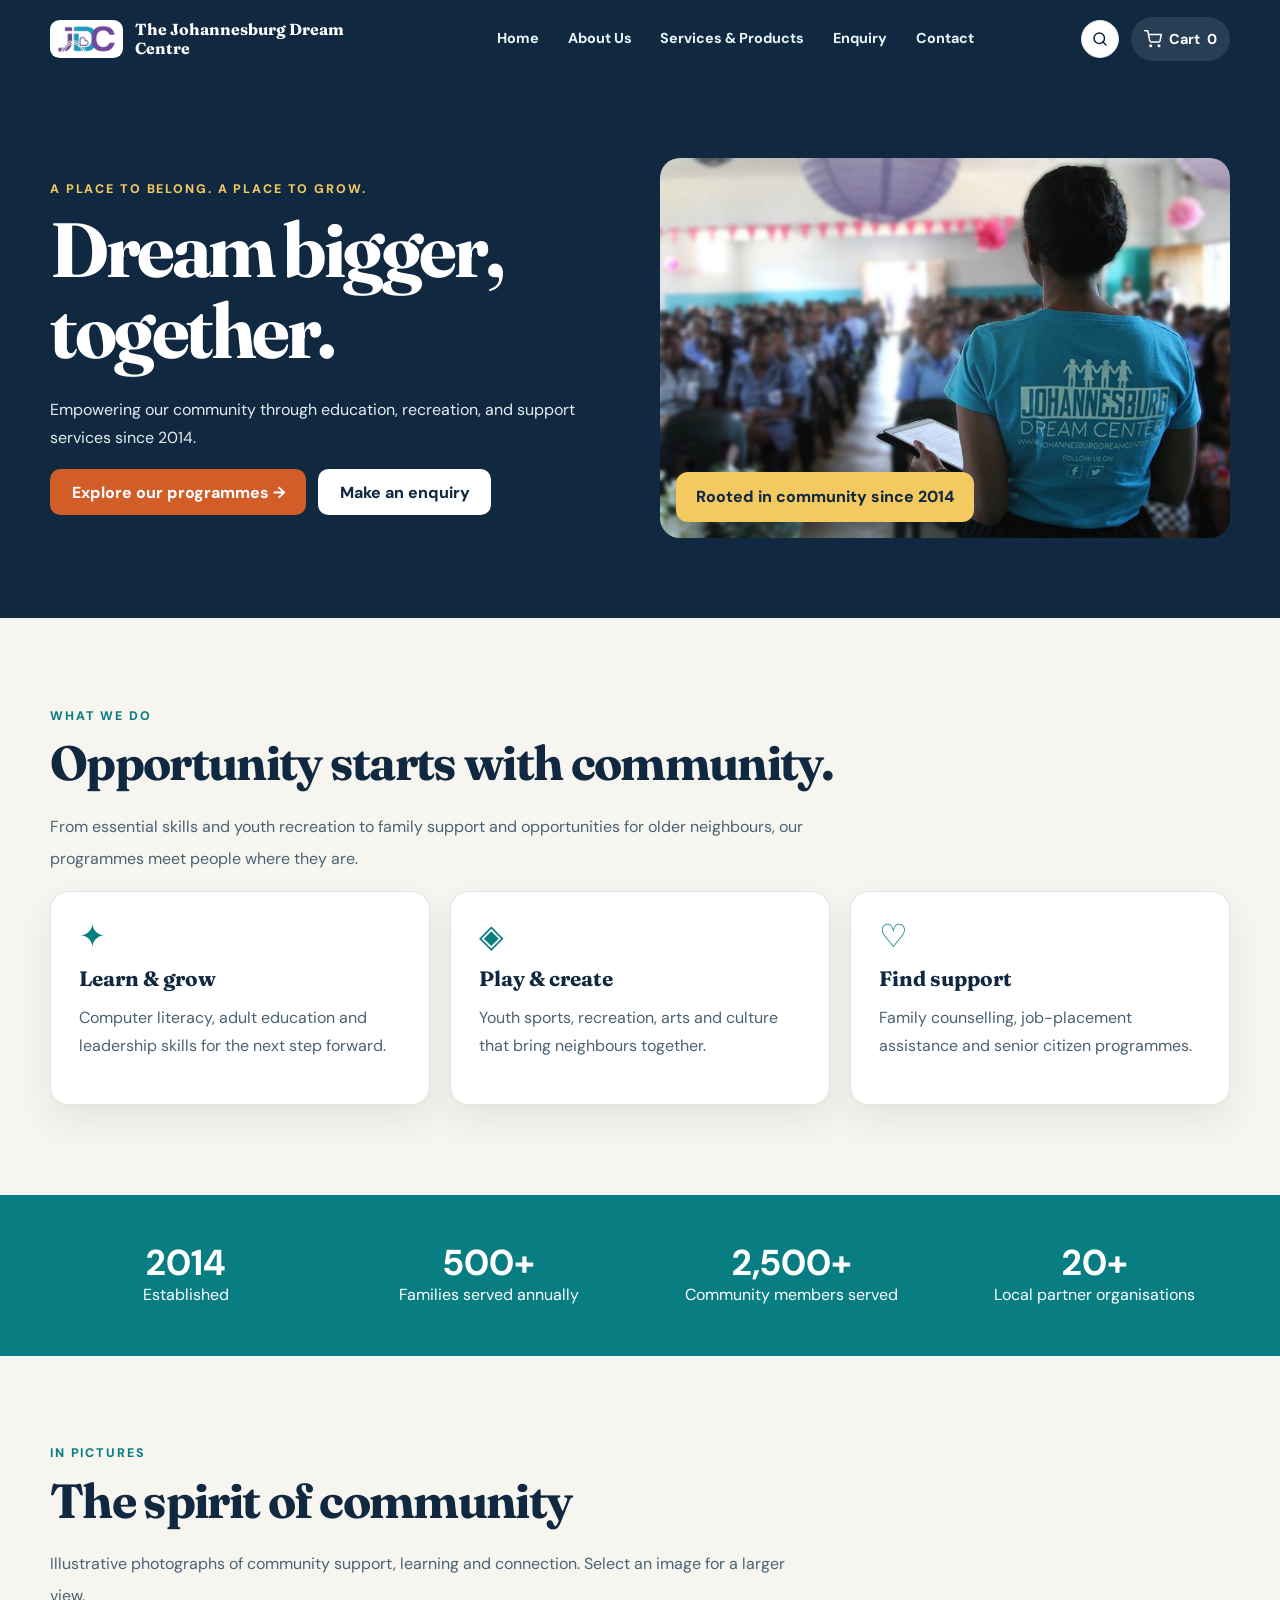
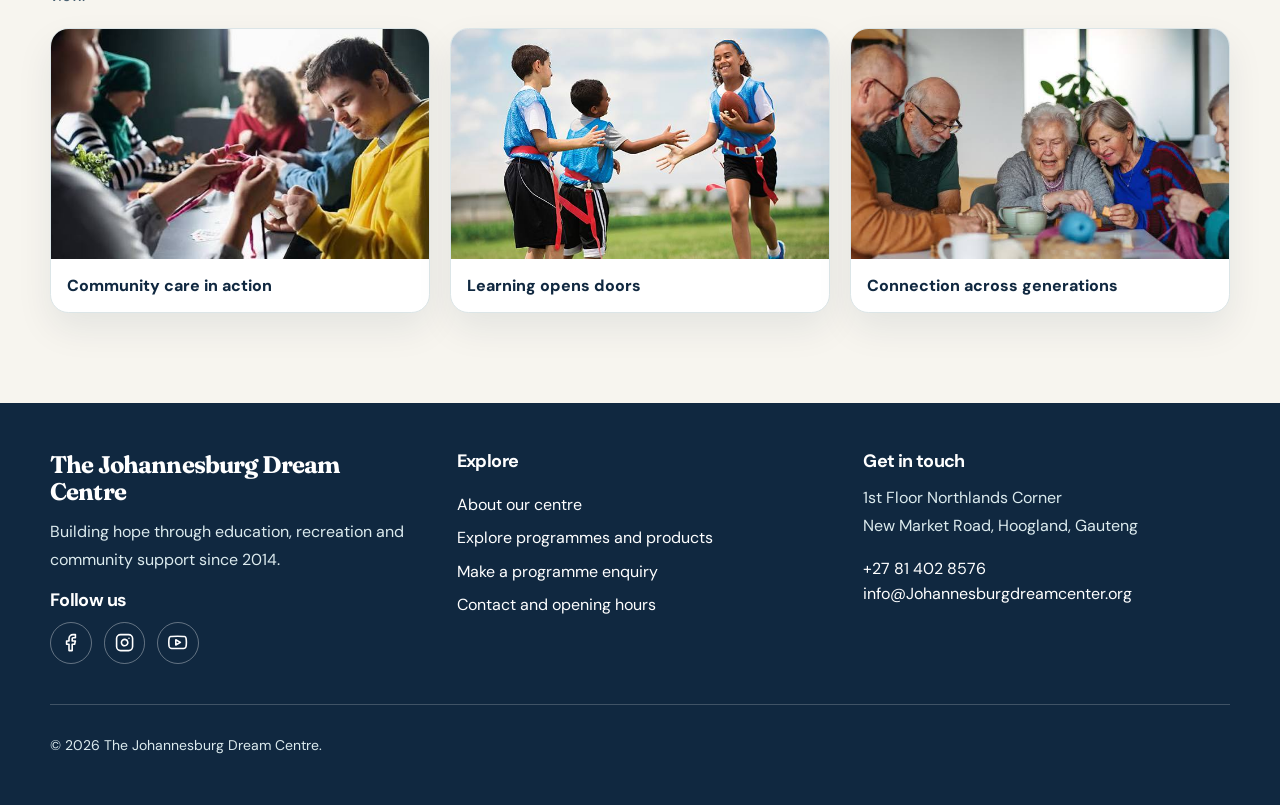
<file: index.html>
<!doctype html>
<html lang="en-ZA">
<!-- Page info: title, description, styles, fonts and scripts -->
<head>
  <meta charset="UTF-8">
  <meta name="viewport" content="width=device-width, initial-scale=1">

  <meta
    name="description"
    content="The Johannesburg Dream Centre empowers communities through education, recreation and support services in Gauteng."
  >

  <meta name="robots" content="index,follow">

  <meta property="og:type" content="website">
  <meta property="og:title" content="The Johannesburg Dream Centre | Home">
  <meta
    property="og:description"
    content="Empowering our community through education, recreation, and support services since 2014."
  >
  <meta property="og:locale" content="en_ZA">
  <meta property="og:site_name" content="The Johannesburg Dream Centre">

  <title>The Johannesburg Dream Centre | Home</title>

  <link rel="preconnect" href="https://fonts.googleapis.com">
  <link rel="preconnect" href="https://fonts.gstatic.com" crossorigin>

  <link
    href="https://fonts.googleapis.com/css2?family=DM+Sans:wght@400;500;600;700;800&family=Fraunces:opsz,wght@9..144,600;9..144,700&display=swap"
    rel="stylesheet"
  >

  <link rel="stylesheet" href="styles/style.css">
  <!-- Shared JavaScript for menu, cart, popups and forms -->
  <script src="scripts/script.js" defer></script>

  <!-- Structured data that helps search engines understand the organisation -->
  <script type="application/ld+json">
  {
    "@context": "https://schema.org",
    "@type": "NGO",
    "name": "The Johannesburg Dream Centre",
    "description": "Community centre providing education, recreation and support services since 2014.",
    "telephone": "+27 81 402 8576",
    "email": "info@Johannesburgdreamcenter.org",
    "address": {
      "@type": "PostalAddress",
      "streetAddress": "1st Floor Northlands Corner, New Market Road",
      "addressLocality": "Hoogland",
      "addressRegion": "Gauteng",
      "addressCountry": "ZA"
    },
    "openingHoursSpecification": [
      {
        "@type": "OpeningHoursSpecification",
        "dayOfWeek": [
          "Monday",
          "Tuesday",
          "Wednesday",
          "Thursday",
          "Friday"
        ],
        "opens": "09:00",
        "closes": "15:00"
      },
      {
        "@type": "OpeningHoursSpecification",
        "dayOfWeek": "Saturday",
        "opens": "08:00",
        "closes": "14:00"
      }
    ],
    "foundingDate": "2014"
  }
  </script>
</head>

<body>
  <a href="#main-content" class="skip-link">Skip to content</a>

  <!-- Page info: title, description, styles, fonts and scripts -->
  <header class="canva-header">
    <div class="shell header-inner">
      <a href="index.html" class="brand-link" aria-label="The Johannesburg Dream Centre, Home">
        <img class="brand-icon" src="images/logo-mark.png" alt="" width="828" height="394">
        <span class="brand-name">The Johannesburg Dream Centre</span>
      </a>

      <!-- Desktop navigation links -->
      <nav id="desktop-nav" aria-label="Main navigation">
        <a class="nav-link" href="index.html">Home</a>
        <a class="nav-link" href="Assets/about.html">About Us</a>
        <a class="nav-link" href="Assets/services.html">Services &amp; Products</a>
        <a class="nav-link" href="Assets/enquiry.html">Enquiry</a>
        <a class="nav-link" href="Assets/contact.html">Contact</a>
      </nav>

      <div class="header-actions">
        <!-- Site search: looks through every page listed in sitemap.xml -->
        <div class="site-search">
          <button id="site-search-toggle" class="site-search-toggle" type="button"
                  aria-expanded="false" aria-controls="site-search-panel"
                  aria-label="Search the site">
            <svg viewBox="0 0 24 24" width="18" height="18" fill="none" stroke="currentColor"
                 stroke-width="2" stroke-linecap="round" stroke-linejoin="round"
                 aria-hidden="true" focusable="false">
              <circle cx="11" cy="11" r="7"></circle>
              <path d="M20 20l-4.35-4.35"></path>
            </svg>
          </button>

          <div id="site-search-panel" class="site-search-panel" hidden>
            <form class="site-search-form" role="search" action="#" autocomplete="off">
              <label for="site-search-input" class="visually-hidden-search">Search the site</label>
              <input id="site-search-input" class="site-search-input" type="search"
                     placeholder="Search..." aria-controls="site-search-results">
              <ul id="site-search-results" class="site-search-results" hidden></ul>
            </form>
          </div>
        </div>

        <span class="cart-display" aria-live="polite">
          <svg class="cart-icon" viewBox="0 0 24 24" width="18" height="18" fill="none" stroke="currentColor" stroke-width="2" stroke-linecap="round" stroke-linejoin="round" aria-hidden="true" focusable="false">
            <circle cx="9" cy="21" r="1"></circle>
            <circle cx="20" cy="21" r="1"></circle>
            <path d="M1 1h4l2.68 13.39a2 2 0 0 0 2 1.61h9.72a2 2 0 0 0 2-1.61L23 6H6"></path>
          </svg>
          Cart <span id="cart-count">0</span>
        </span>


        <button
          id="menu-button"
          class="menu-button"
          type="button"
          aria-label="Open navigation"
          aria-expanded="false"
          aria-controls="mobile-nav"
        >
          ☰
        </button>
      </div>
    </div>

    <!-- Mobile navigation (hidden until the menu button is tapped) -->
    <nav id="mobile-nav" aria-label="Mobile navigation" hidden>
      <a class="nav-link" href="index.html">Home</a>
      <a class="nav-link" href="Assets/about.html">About Us</a>
      <a class="nav-link" href="Assets/services.html">Services &amp; Products</a>
      <a class="nav-link" href="Assets/enquiry.html">Enquiry</a>
      <a class="nav-link" href="Assets/contact.html">Contact</a>
    </nav>
  </header>

  <!-- Main page content -->
  <main id="main-content" tabindex="-1">
    <!-- Section: Dream bigger, together. -->
    <section class="hero-section">
      <div class="shell hero-grid">
        <div class="hero-content">
          <p class="eyebrow hero-kicker">
            A place to belong. A place to grow.
          </p>

          <h1>Dream bigger, together.</h1>

          <p class="hero-message">
            Empowering our community through education, recreation,
            and support services since 2014.
          </p>

          <div class="hero-buttons">
            <a class="action action-primary" href="Assets/services.html">
              Explore our programmes →
            </a>

            <a class="action action-light" href="Assets/enquiry.html">
              Make an enquiry
            </a>
          </div>
        </div>

        <div class="image-frame">
          <img loading="lazy" decoding="async"
            class="hero-img"
            src="images/blurred.jpg"
            width="1280"
            height="900"
            fetchpriority="high"
            alt="Volunteers distributing aid at an outdoor donation centre"
          >

          <div class="image-label">
            Rooted in community since 2014
          </div>
        </div>
      </div>
    </section>

    <!-- Section: Opportunity starts with community. -->
    <section class="section-pad shell">
      <p class="eyebrow">What we do</p>

      <h2>Opportunity starts with community.</h2>

      <p class="section-intro">
        From essential skills and youth recreation to family support
        and opportunities for older neighbours, our programmes meet
        people where they are.
      </p>

      <div class="card-grid three-columns">
        <article class="soft-card p-7">
          <span class="card-icon" aria-hidden="true">✦</span>
          <h3>Learn &amp; grow</h3>
          <p>
            Computer literacy, adult education and leadership skills
            for the next step forward.
          </p>
        </article>

        <article class="soft-card p-7">
          <span class="card-icon" aria-hidden="true">◈</span>
          <h3>Play &amp; create</h3>
          <p>
            Youth sports, recreation, arts and culture that bring
            neighbours together.
          </p>
        </article>

        <article class="soft-card p-7">
          <span class="card-icon" aria-hidden="true">♡</span>
          <h3>Find support</h3>
          <p>
            Family counselling, job-placement assistance and senior
            citizen programmes.
          </p>
        </article>
      </div>
    </section>

    <!-- Page section -->
    <section class="impact-band">
      <div class="shell stats-grid">
        <div>
          <strong>2014</strong>
          <span>Established</span>
        </div>

        <div>
          <strong>500+</strong>
          <span>Families served annually</span>
        </div>

        <div>
          <strong>2,500+</strong>
          <span>Community members served</span>
        </div>

        <div>
          <strong>20+</strong>
          <span>Local partner organisations</span>
        </div>
      </div>
    </section>

    <!-- Section: The spirit of community -->
    <section class="shell section-pad">
      <p class="eyebrow">In pictures</p>

      <h2>The spirit of community</h2>

      <p class="section-intro">
        Illustrative photographs of community support, learning and
        connection. Select an image for a larger view.
      </p>

      <div class="gallery-grid">
        <button
          type="button"
          class="gallery-button soft-card"
          aria-label="Enlarge photograph: Community volunteers sharing supplies"
        >
          <img
            src="images/Community Support Services.jpg"
            width="800"
            height="600"
            loading="lazy"
            alt="Volunteers distributing bottled water and supplies outdoors"
          >
          <span>Community care in action</span>
        </button>

        <button
          type="button"
          class="gallery-button soft-card"
          aria-label="Enlarge photograph: Children participating in a classroom activity"
        >
          <img
            src="images/youth-programs.jpg"
            width="800"
            height="600"
            loading="lazy"
            alt="Children participating in a learning activity in a colourful classroom"
          >
          <span>Learning opens doors</span>
        </button>

        <button
          type="button"
          class="gallery-button soft-card"
          aria-label="Enlarge photograph: Volunteer supporting an older community member"
        >
          <img
            src="images/Senior Citizen Programs.jpg"
            width="800"
            height="600"
            loading="lazy"
            alt="Young volunteer helping an older man with a walker"
          >
          <span>Connection across generations</span>
        </button>
      </div>
    </section>
  </main>

  <!-- Footer: contact details and links -->
  <footer class="site-footer">
    <div class="shell footer-grid">
      <div>
        <h2>The Johannesburg Dream Centre</h2>
        <p>
          Building hope through education, recreation and community
          support since 2014.
        </p>

        <div class="social-links">
          <h2>Follow us</h2>
          <div class="social-icons">
            <a href="https://www.facebook.com/jhbdreamcenter" target="_blank" rel="noopener" aria-label="The Johannesburg Dream Centre on Facebook">
              <svg viewBox="0 0 24 24" fill="none" stroke="currentColor" stroke-width="2" stroke-linecap="round" stroke-linejoin="round" aria-hidden="true"><path d="M18 2h-3a5 5 0 0 0-5 5v3H7v4h3v8h4v-8h3l1-4h-4V7a1 1 0 0 1 1-1h3z"></path></svg>
            </a>
            <a href="https://www.instagram.com/jhb.dream.center" target="_blank" rel="noopener" aria-label="The Johannesburg Dream Centre on Instagram">
              <svg viewBox="0 0 24 24" fill="none" stroke="currentColor" stroke-width="2" stroke-linecap="round" stroke-linejoin="round" aria-hidden="true"><rect x="2" y="2" width="20" height="20" rx="5" ry="5"></rect><path d="M16 11.37A4 4 0 1 1 12.63 8 4 4 0 0 1 16 11.37z"></path><line x1="17.5" y1="6.5" x2="17.51" y2="6.5"></line></svg>
            </a>
            <a href="https://www.youtube.com/@johannesburgdreamcenternpc7560" target="_blank" rel="noopener" aria-label="The Johannesburg Dream Centre on YouTube">
              <svg viewBox="0 0 24 24" fill="none" stroke="currentColor" stroke-width="2" stroke-linecap="round" stroke-linejoin="round" aria-hidden="true"><path d="M22.54 6.42a2.78 2.78 0 0 0-1.94-2C18.88 4 12 4 12 4s-6.88 0-8.6.46a2.78 2.78 0 0 0-1.94 2A29 29 0 0 0 1 11.75a29 29 0 0 0 .46 5.33A2.78 2.78 0 0 0 3.4 19c1.72.46 8.6.46 8.6.46s6.88 0 8.6-.46a2.78 2.78 0 0 0 1.94-2 29 29 0 0 0 .46-5.25 29 29 0 0 0-.46-5.33z"></path><polygon points="9.75 15.02 15.5 11.75 9.75 8.48 9.75 15.02"></polygon></svg>
            </a>
          </div>
        </div>
      </div>

      <nav aria-label="Footer navigation">
        <h2>Explore</h2>
        <a href="Assets/about.html">About our centre</a>
        <a href="Assets/services.html">Explore programmes and products</a>
        <a href="Assets/enquiry.html">Make a programme enquiry</a>
        <a href="Assets/contact.html">Contact and opening hours</a>
      </nav>

      <div>
        <h2>Get in touch</h2>

        <p>
          1st Floor Northlands Corner<br>
          New Market Road, Hoogland, Gauteng
        </p>

        <a href="tel:+27814028576">+27 81 402 8576</a>

        <a href="mailto:info@Johannesburgdreamcenter.org">
          info@Johannesburgdreamcenter.org
        </a>
      </div>
    </div>

    <div class="shell footer-bottom">
      <p class="copyright">
        © <span id="year"></span> The Johannesburg Dream Centre.
      </p>
    </div>
  </footer>

  <button
    id="top-button"
    type="button"
    class="action action-primary"
    aria-label="Back to top"
    hidden
  >
    ↑
  </button>

  <!-- Popup dialog (hidden until opened) -->
  <div id="gallery-dialog" class="dialog-backdrop" hidden>
    <div
      class="dialog-box wide"
      role="dialog"
      aria-modal="true"
      aria-labelledby="gallery-dialog-heading"
      tabindex="-1"
    >
      <div class="dialog-header">
        <h2 id="gallery-dialog-heading">Community gallery</h2>

        <button
          type="button"
          class="dialog-close"
          aria-label="Close image preview"
        >
          ×
        </button>
      </div>

      <figure>
        <img loading="lazy" decoding="async" id="preview-image" class="preview-image" alt="">
        <figcaption id="preview-caption"></figcaption>
      </figure>
    </div>
  </div>
</body>
</html>
</file>
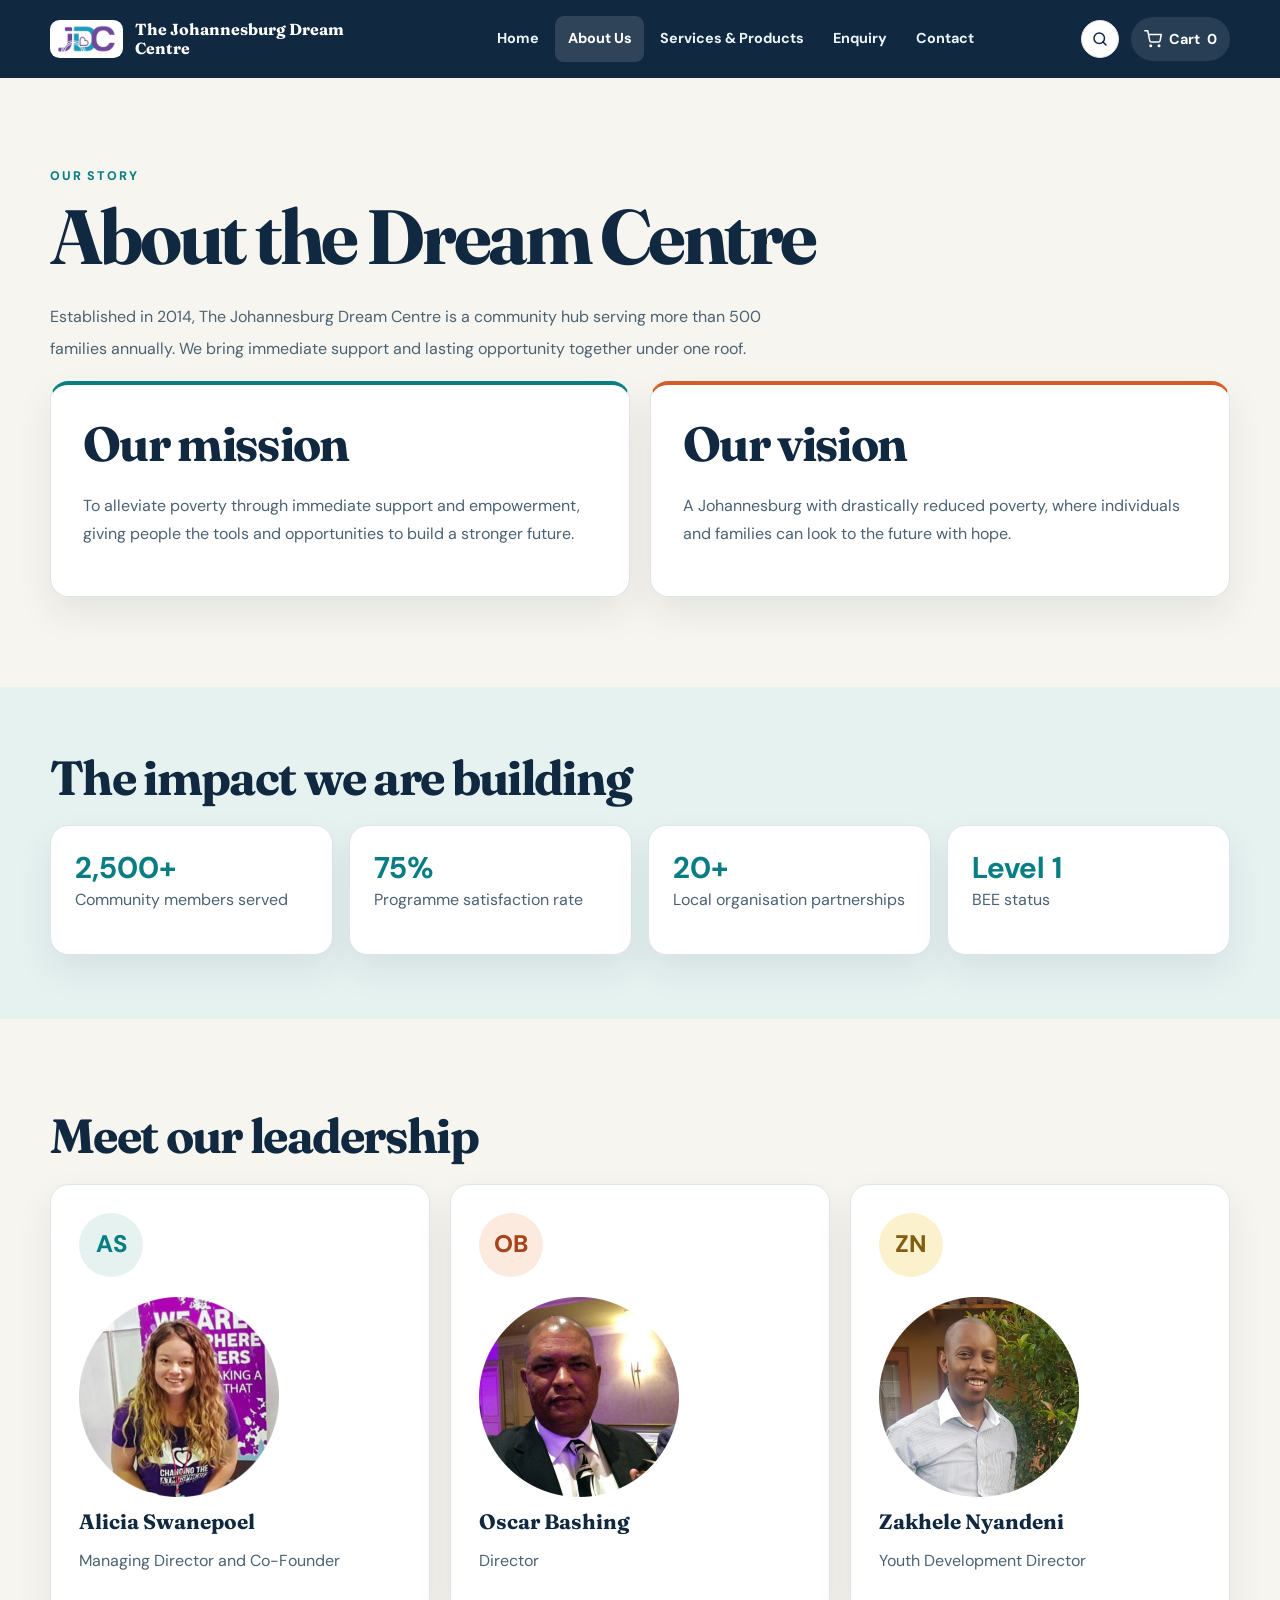
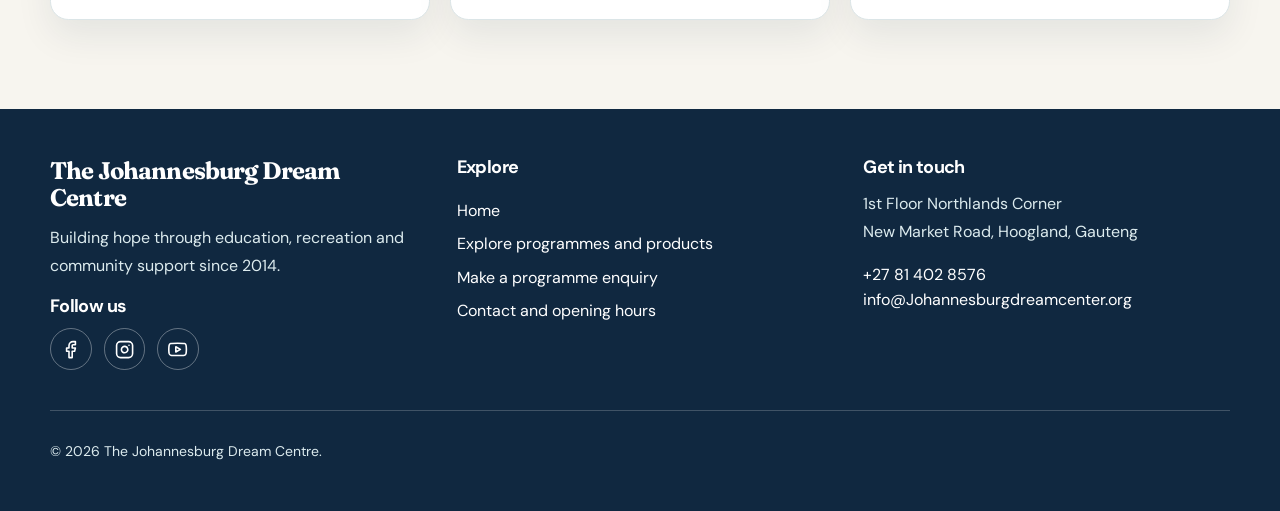
<file: Assets/about.html>
<!doctype html>
<html lang="en-ZA">
<!-- Page info: title, description, styles, fonts and scripts -->
<head>
  <meta charset="UTF-8">
  <meta name="viewport" content="width=device-width, initial-scale=1">

  <meta
    name="description"
    content="Discover The Johannesburg Dream Centre's mission, leadership and community impact since 2014."
  >

  <meta name="robots" content="index,follow">

  <meta property="og:type" content="website">
  <meta property="og:title" content="The Johannesburg Dream Centre | About Us">
  <meta
    property="og:description"
    content="Discover The Johannesburg Dream Centre's mission, leadership and community impact since 2014."
  >
  <meta property="og:locale" content="en_ZA">
  <meta property="og:site_name" content="The Johannesburg Dream Centre">

  <title>The Johannesburg Dream Centre | About Us</title>

  <link rel="preconnect" href="https://fonts.googleapis.com">
  <link rel="preconnect" href="https://fonts.gstatic.com" crossorigin>

  <link
    href="https://fonts.googleapis.com/css2?family=DM+Sans:wght@400;500;600;700;800&family=Fraunces:opsz,wght@9..144,600;9..144,700&display=swap"
    rel="stylesheet"
  >

  <link rel="stylesheet" href="../styles/style.css">
  <!-- Shared JavaScript for menu, cart, popups and forms -->
  <script src="../scripts/script.js" defer></script>
</head>

<body>
  <a href="#main-content" class="skip-link">Skip to content</a>

  <!-- Page info: title, description, styles, fonts and scripts -->
  <header class="canva-header">
    <div class="shell header-inner">
      <a href="../index.html" class="brand-link">
        <img class="brand-icon" src="../images/logo-mark.png" alt="" width="828" height="394">
        <span class="brand-name">The Johannesburg Dream Centre</span>
      </a>

      <!-- Desktop navigation links -->
      <nav id="desktop-nav" aria-label="Main navigation">
        <a class="nav-link" href="../index.html">Home</a>
        <a class="nav-link" href="about.html">About Us</a>
        <a class="nav-link" href="services.html">Services &amp; Products</a>
        <a class="nav-link" href="enquiry.html">Enquiry</a>
        <a class="nav-link" href="contact.html">Contact</a>
      </nav>

      <div class="header-actions">
        <!-- Site search: looks through every page listed in sitemap.xml -->
        <div class="site-search">
          <button id="site-search-toggle" class="site-search-toggle" type="button"
                  aria-expanded="false" aria-controls="site-search-panel"
                  aria-label="Search the site">
            <svg viewBox="0 0 24 24" width="18" height="18" fill="none" stroke="currentColor"
                 stroke-width="2" stroke-linecap="round" stroke-linejoin="round"
                 aria-hidden="true" focusable="false">
              <circle cx="11" cy="11" r="7"></circle>
              <path d="M20 20l-4.35-4.35"></path>
            </svg>
          </button>

          <div id="site-search-panel" class="site-search-panel" hidden>
            <form class="site-search-form" role="search" action="#" autocomplete="off">
              <label for="site-search-input" class="visually-hidden-search">Search the site</label>
              <input id="site-search-input" class="site-search-input" type="search"
                     placeholder="Search..." aria-controls="site-search-results">
              <ul id="site-search-results" class="site-search-results" hidden></ul>
            </form>
          </div>
        </div>

        <span class="cart-display">
          <svg class="cart-icon" viewBox="0 0 24 24" width="18" height="18" fill="none" stroke="currentColor" stroke-width="2" stroke-linecap="round" stroke-linejoin="round" aria-hidden="true" focusable="false">
            <circle cx="9" cy="21" r="1"></circle>
            <circle cx="20" cy="21" r="1"></circle>
            <path d="M1 1h4l2.68 13.39a2 2 0 0 0 2 1.61h9.72a2 2 0 0 0 2-1.61L23 6H6"></path>
          </svg>
          Cart <span id="cart-count">0</span>
        </span>


        <button
          id="menu-button"
          class="menu-button"
          type="button"
          aria-label="Open navigation"
          aria-expanded="false"
          aria-controls="mobile-nav"
        >
          ☰
        </button>
      </div>
    </div>

    <!-- Mobile navigation (hidden until the menu button is tapped) -->
    <nav id="mobile-nav" aria-label="Mobile navigation" hidden>
      <a class="nav-link" href="../index.html">Home</a>
      <a class="nav-link" href="about.html">About Us</a>
      <a class="nav-link" href="services.html">Services &amp; Products</a>
      <a class="nav-link" href="enquiry.html">Enquiry</a>
      <a class="nav-link" href="contact.html">Contact</a>
    </nav>
  </header>

  <!-- Main page content -->
  <main id="main-content" tabindex="-1">
    <!-- Section: About the Dream Centre -->
    <section class="shell section-pad">
      <p class="eyebrow">Our story</p>

      <h1>About the Dream Centre</h1>

      <p class="section-intro">
        Established in 2014, The Johannesburg Dream Centre is a
        community hub serving more than 500 families annually. We bring
        immediate support and lasting opportunity together under one roof.
      </p>

      <div class="card-grid two-columns">
        <article class="soft-card accent-teal p-8">
          <h2>Our mission</h2>

          <p>
            To alleviate poverty through immediate support and empowerment,
            giving people the tools and opportunities to build a stronger
            future.
          </p>
        </article>

        <article class="soft-card accent-orange p-8">
          <h2>Our vision</h2>

          <p>
            A Johannesburg with drastically reduced poverty, where
            individuals and families can look to the future with hope.
          </p>
        </article>
      </div>
    </section>

    <!-- Section: The impact we are building -->
    <section class="impact-light">
      <div class="shell">
        <h2>The impact we are building</h2>

        <div class="stats-card-grid">
          <div class="soft-card">
            <strong>2,500+</strong>
            <p>Community members served</p>
          </div>

          <div class="soft-card">
            <strong>75%</strong>
            <p>Programme satisfaction rate</p>
          </div>

          <div class="soft-card">
            <strong>20+</strong>
            <p>Local organisation partnerships</p>
          </div>

          <div class="soft-card">
            <strong>Level 1</strong>
            <p>BEE status</p>
          </div>
        </div>
      </div>
    </section>

    <!-- Section: Meet our leadership -->
    <section class="shell section-pad">
      <h2>Meet our leadership</h2>

      <div class="card-grid three-columns">
        <article class="soft-card p-7">
          <div class="avatar avatar-teal" aria-hidden="true">AS</div>
          <img loading="lazy" decoding="async" src="../images/Alicia.png">
          <h3>Alicia Swanepoel</h3>
          <p>Managing Director and Co-Founder</p>
        </article>

        <article class="soft-card p-7">
          <div class="avatar avatar-orange" aria-hidden="true">OB</div>
          <img loading="lazy" decoding="async" src="../images/oscar.png">
          <h3>Oscar Bashing</h3>
          <p>Director</p>
        </article>

        <article class="soft-card p-7">
          <div class="avatar avatar-yellow" aria-hidden="true">ZN</div>
          <img loading="lazy" decoding="async" src="../images/zakhele.png">
          <h3>Zakhele Nyandeni</h3>
          <p>Youth Development Director</p>
        </article>
      </div>
    </section>
  </main>

  <!-- Footer: contact details and links -->
  <footer class="site-footer">
    <div class="shell footer-grid">
      <div>
        <h2>The Johannesburg Dream Centre</h2>
        <p>
          Building hope through education, recreation and community
          support since 2014.
        </p>

        <div class="social-links">
          <h2>Follow us</h2>
          <div class="social-icons">
            <a href="https://www.facebook.com/jhbdreamcenter" target="_blank" rel="noopener" aria-label="The Johannesburg Dream Centre on Facebook">
              <svg viewBox="0 0 24 24" fill="none" stroke="currentColor" stroke-width="2" stroke-linecap="round" stroke-linejoin="round" aria-hidden="true"><path d="M18 2h-3a5 5 0 0 0-5 5v3H7v4h3v8h4v-8h3l1-4h-4V7a1 1 0 0 1 1-1h3z"></path></svg>
            </a>
            <a href="https://www.instagram.com/jhb.dream.center" target="_blank" rel="noopener" aria-label="The Johannesburg Dream Centre on Instagram">
              <svg viewBox="0 0 24 24" fill="none" stroke="currentColor" stroke-width="2" stroke-linecap="round" stroke-linejoin="round" aria-hidden="true"><rect x="2" y="2" width="20" height="20" rx="5" ry="5"></rect><path d="M16 11.37A4 4 0 1 1 12.63 8 4 4 0 0 1 16 11.37z"></path><line x1="17.5" y1="6.5" x2="17.51" y2="6.5"></line></svg>
            </a>
            <a href="https://www.youtube.com/@johannesburgdreamcenternpc7560" target="_blank" rel="noopener" aria-label="The Johannesburg Dream Centre on YouTube">
              <svg viewBox="0 0 24 24" fill="none" stroke="currentColor" stroke-width="2" stroke-linecap="round" stroke-linejoin="round" aria-hidden="true"><path d="M22.54 6.42a2.78 2.78 0 0 0-1.94-2C18.88 4 12 4 12 4s-6.88 0-8.6.46a2.78 2.78 0 0 0-1.94 2A29 29 0 0 0 1 11.75a29 29 0 0 0 .46 5.33A2.78 2.78 0 0 0 3.4 19c1.72.46 8.6.46 8.6.46s6.88 0 8.6-.46a2.78 2.78 0 0 0 1.94-2 29 29 0 0 0 .46-5.25 29 29 0 0 0-.46-5.33z"></path><polygon points="9.75 15.02 15.5 11.75 9.75 8.48 9.75 15.02"></polygon></svg>
            </a>
          </div>
        </div>
      </div>

      <nav aria-label="Footer navigation">
        <h2>Explore</h2>
        <a href="../index.html">Home</a>
        <a href="services.html">Explore programmes and products</a>
        <a href="enquiry.html">Make a programme enquiry</a>
        <a href="contact.html">Contact and opening hours</a>
      </nav>

      <div>
        <h2>Get in touch</h2>

        <p>
          1st Floor Northlands Corner<br>
          New Market Road, Hoogland, Gauteng
        </p>

        <a href="tel:+27814028576">+27 81 402 8576</a>

        <a href="mailto:info@Johannesburgdreamcenter.org">
          info@Johannesburgdreamcenter.org
        </a>
      </div>
    </div>

    <div class="shell footer-bottom">
      <p class="copyright">
        © <span id="year"></span> The Johannesburg Dream Centre.
      </p>
    </div>
  </footer>

  <button
    id="top-button"
    type="button"
    class="action action-primary"
    aria-label="Back to top"
    hidden
  >
    ↑
  </button>
</body>
</html>
</file>
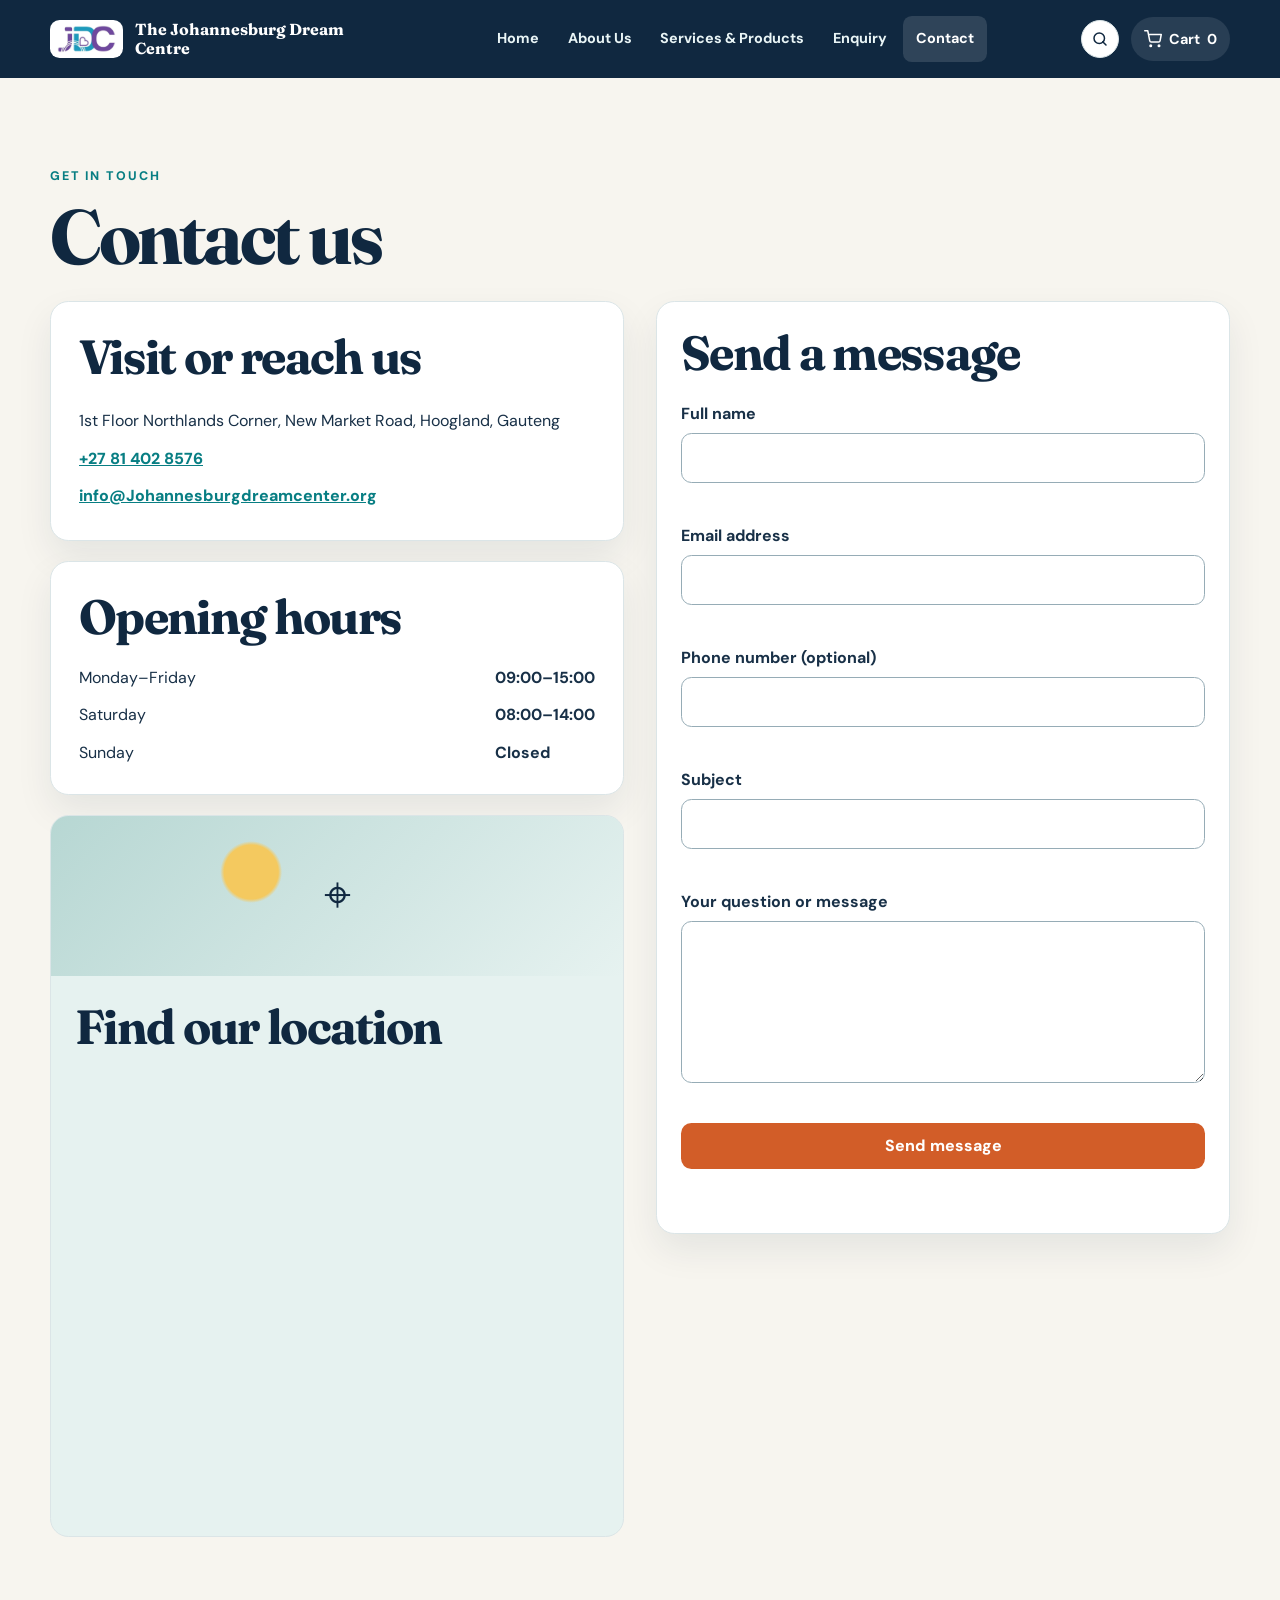
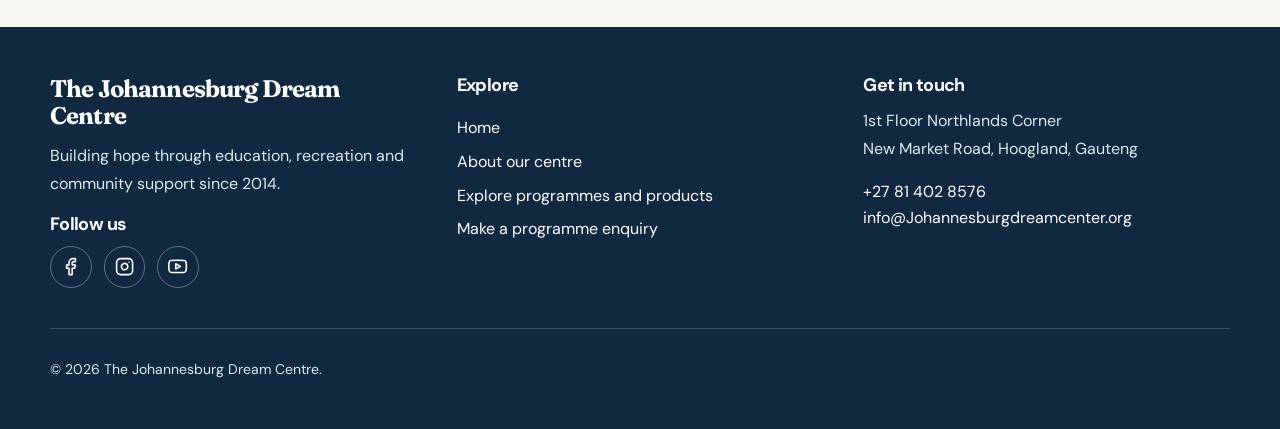
<file: Assets/contact.html>
<!doctype html>
<html lang="en-ZA">
<!-- Page info: title, description, styles, fonts and scripts -->
<head>
  <meta charset="UTF-8">
  <meta name="viewport" content="width=device-width, initial-scale=1">

  <meta
    name="description"
    content="Find The Johannesburg Dream Centre's contact details, opening hours and location in Gauteng."
  >

  <meta name="robots" content="index,follow">

  <meta property="og:type" content="website">
  <meta name="twitter:card" content="summary_large_image">
  <meta property="og:title" content="The Johannesburg Dream Centre | Contact">
  <meta
    property="og:description"
    content="Find The Johannesburg Dream Centre's contact details, opening hours and location in Gauteng."
  >
  <meta property="og:locale" content="en_ZA">
  <meta property="og:site_name" content="The Johannesburg Dream Centre">

  <title>The Johannesburg Dream Centre | Contact</title>

  <link rel="preconnect" href="https://fonts.googleapis.com">
  <link rel="preconnect" href="https://fonts.gstatic.com" crossorigin>

  <link
    href="https://fonts.googleapis.com/css2?family=DM+Sans:wght@400;500;600;700;800&family=Fraunces:opsz,wght@9..144,600;9..144,700&display=swap"
    rel="stylesheet"
  >

  <link rel="stylesheet" href="../styles/style.css">
  <!-- Shared JavaScript for menu, cart, popups and forms -->
  <script src="../scripts/script.js" defer></script>
</head>

<body>
  <a href="#main-content" class="skip-link">Skip to content</a>

  <!-- Page info: title, description, styles, fonts and scripts -->
  <header class="canva-header">
    <div class="shell header-inner">
      <a href="../index.html" class="brand-link">
        <img class="brand-icon" src="../images/logo-mark.png" alt="" width="828" height="394">
        <span class="brand-name">The Johannesburg Dream Centre</span>
      </a>

      <!-- Desktop navigation links -->
      <nav id="desktop-nav" aria-label="Main navigation">
        <a class="nav-link" href="../index.html">Home</a>
        <a class="nav-link" href="about.html">About Us</a>
        <a class="nav-link" href="services.html">Services &amp; Products</a>
        <a class="nav-link" href="enquiry.html">Enquiry</a>
        <a class="nav-link" href="contact.html">Contact</a>
      </nav>

      <div class="header-actions">
        <!-- Site search: looks through every page listed in sitemap.xml -->
        <div class="site-search">
          <button id="site-search-toggle" class="site-search-toggle" type="button"
                  aria-expanded="false" aria-controls="site-search-panel"
                  aria-label="Search the site">
            <svg viewBox="0 0 24 24" width="18" height="18" fill="none" stroke="currentColor"
                 stroke-width="2" stroke-linecap="round" stroke-linejoin="round"
                 aria-hidden="true" focusable="false">
              <circle cx="11" cy="11" r="7"></circle>
              <path d="M20 20l-4.35-4.35"></path>
            </svg>
          </button>

          <div id="site-search-panel" class="site-search-panel" hidden>
            <form class="site-search-form" role="search" action="#" autocomplete="off">
              <label for="site-search-input" class="visually-hidden-search">Search the site</label>
              <input id="site-search-input" class="site-search-input" type="search"
                     placeholder="Search..." aria-controls="site-search-results">
              <ul id="site-search-results" class="site-search-results" hidden></ul>
            </form>
          </div>
        </div>

        <span class="cart-display">
          <svg class="cart-icon" viewBox="0 0 24 24" width="18" height="18" fill="none" stroke="currentColor" stroke-width="2" stroke-linecap="round" stroke-linejoin="round" aria-hidden="true" focusable="false">
            <circle cx="9" cy="21" r="1"></circle>
            <circle cx="20" cy="21" r="1"></circle>
            <path d="M1 1h4l2.68 13.39a2 2 0 0 0 2 1.61h9.72a2 2 0 0 0 2-1.61L23 6H6"></path>
          </svg>
          Cart <span id="cart-count">0</span>
        </span>


        <button
          id="menu-button"
          class="menu-button"
          type="button"
          aria-label="Open navigation"
          aria-expanded="false"
          aria-controls="mobile-nav"
        >
          ☰
        </button>
      </div>
    </div>

    <!-- Mobile navigation (hidden until the menu button is tapped) -->
    <nav id="mobile-nav" aria-label="Mobile navigation" hidden>
      <a class="nav-link" href="../index.html">Home</a>
      <a class="nav-link" href="about.html">About Us</a>
      <a class="nav-link" href="services.html">Services &amp; Products</a>
      <a class="nav-link" href="enquiry.html">Enquiry</a>
      <a class="nav-link" href="contact.html">Contact</a>
    </nav>
  </header>

  <!-- Main page content -->
  <main id="main-content" tabindex="-1">
    <!-- Section: Contact us -->
    <section class="shell section-pad">
      <p class="eyebrow">Get in touch</p>

      <h1>Contact us</h1>

      <div class="contact-grid">
        <div class="contact-details">
          <!-- Section: Visit or reach us -->
          <section class="soft-card contact-card">
            <h2>Visit or reach us</h2>

            <address>
              <span>
                1st Floor Northlands Corner, New Market Road,
                Hoogland, Gauteng
              </span>

              <a href="tel:+27814028576">
                +27 81 402 8576
              </a>

              <a href="mailto:info@Johannesburgdreamcenter.org">
                info@Johannesburgdreamcenter.org
              </a>
            </address>
          </section>

          <!-- Section: Opening hours -->
          <section class="soft-card contact-card">
            <h2>Opening hours</h2>

            <dl class="hours-list">
              <dt>Monday–Friday</dt>
              <dd>09:00–15:00</dd>

              <dt>Saturday</dt>
              <dd>08:00–14:00</dd>

              <dt>Sunday</dt>
              <dd>Closed</dd>
            </dl>
          </section>

          <!-- Section: Find our location -->
          <section class="location-card">
            <div class="location-placeholder" aria-hidden="true">
              ⌖
            </div>

            <div class="location-content">
              <h2>Find our location</h2>
            <!-- Embedded form -->
            <iframe title="Johannesburg Dream Centre location" src="https://www.google.com/maps/embed?pb=!1m18!1m12!1m3!1d3584.8074589862704!2d27.953910439001767!3d-26.03985515739422!2m3!1f0!2f0!3f0!3m2!1i1024!2i768!4f13.1!3m3!1m2!1s0x1e957676fc5e4165%3A0xcd941b0243dd755d!2sJohannesburg%20Dream%20Center%20NPC!5e0!3m2!1sen!2sza!4v1786307152547!5m2!1sen!2sza" width="600" height="450" loading="lazy" referrerpolicy="strict-origin-when-cross-origin"></iframe>
            </div>
          </section>
        </div>

          <!-- Form – fields are checked by script.js before sending -->
          <form id="contact-form" class="soft-card form-card" action="https://formspree.io/f/xeaaoqnb" method="POST" novalidate>
            <h2>Send a message</h2>
            <div class="field">
              <label for="contact-name">Full name</label>
              <input id="contact-name" name="full_name" autocomplete="name" required maxlength="100" aria-describedby="contact-name-error">
              <span class="error" id="contact-name-error"></span>
            </div>
            <div class="field">
              <label for="contact-email">Email address</label>
              <input id="contact-email" name="email" type="email" autocomplete="email" required maxlength="255" aria-describedby="contact-email-error">
              <span class="error" id="contact-email-error"></span>
            </div>
            <div class="field">
              <label for="contact-phone">Phone number (optional)</label>
              <input id="contact-phone" name="phone" type="tel" autocomplete="tel" maxlength="30" aria-describedby="contact-phone-error">
              <span class="error" id="contact-phone-error"></span>
            </div>
            <div class="field">
              <label for="contact-subject">Subject</label>
              <input id="contact-subject" name="subject" required maxlength="150" aria-describedby="contact-subject-error">
              <span class="error" id="contact-subject-error"></span>
            </div>
            <div class="field">
              <label for="contact-message">Your question or message</label>
              <textarea id="contact-message" name="message" rows="6" required minlength="10" maxlength="5000" aria-describedby="contact-message-error"></textarea>
              <span class="error" id="contact-message-error"></span>
            </div>
            <button class="action action-primary" type="submit">Send message</button>
            <p class="form-status" role="status" aria-live="polite"></p>
          </form>
        </div>
      </section>
    </main>
  
  <!-- Footer: contact details and links -->
  <footer class="site-footer">
    <div class="shell footer-grid">
      <div>
        <h2>The Johannesburg Dream Centre</h2>
        <p>
          Building hope through education, recreation and community
          support since 2014.
        </p>

        <div class="social-links">
          <h2>Follow us</h2>
          <div class="social-icons">
            <a href="https://www.facebook.com/jhbdreamcenter" target="_blank" rel="noopener" aria-label="The Johannesburg Dream Centre on Facebook">
              <svg viewBox="0 0 24 24" fill="none" stroke="currentColor" stroke-width="2" stroke-linecap="round" stroke-linejoin="round" aria-hidden="true"><path d="M18 2h-3a5 5 0 0 0-5 5v3H7v4h3v8h4v-8h3l1-4h-4V7a1 1 0 0 1 1-1h3z"></path></svg>
            </a>
            <a href="https://www.instagram.com/jhb.dream.center" target="_blank" rel="noopener" aria-label="The Johannesburg Dream Centre on Instagram">
              <svg viewBox="0 0 24 24" fill="none" stroke="currentColor" stroke-width="2" stroke-linecap="round" stroke-linejoin="round" aria-hidden="true"><rect x="2" y="2" width="20" height="20" rx="5" ry="5"></rect><path d="M16 11.37A4 4 0 1 1 12.63 8 4 4 0 0 1 16 11.37z"></path><line x1="17.5" y1="6.5" x2="17.51" y2="6.5"></line></svg>
            </a>
            <a href="https://www.youtube.com/@johannesburgdreamcenternpc7560" target="_blank" rel="noopener" aria-label="The Johannesburg Dream Centre on YouTube">
              <svg viewBox="0 0 24 24" fill="none" stroke="currentColor" stroke-width="2" stroke-linecap="round" stroke-linejoin="round" aria-hidden="true"><path d="M22.54 6.42a2.78 2.78 0 0 0-1.94-2C18.88 4 12 4 12 4s-6.88 0-8.6.46a2.78 2.78 0 0 0-1.94 2A29 29 0 0 0 1 11.75a29 29 0 0 0 .46 5.33A2.78 2.78 0 0 0 3.4 19c1.72.46 8.6.46 8.6.46s6.88 0 8.6-.46a2.78 2.78 0 0 0 1.94-2 29 29 0 0 0 .46-5.25 29 29 0 0 0-.46-5.33z"></path><polygon points="9.75 15.02 15.5 11.75 9.75 8.48 9.75 15.02"></polygon></svg>
            </a>
          </div>
        </div>
      </div>

      <nav aria-label="Footer navigation">
        <h2>Explore</h2>
        <a href="../index.html">Home</a>
        <a href="about.html">About our centre</a>
        <a href="services.html">Explore programmes and products</a>
        <a href="enquiry.html">Make a programme enquiry</a>
      </nav>

      <div>
        <h2>Get in touch</h2>

        <p>
          1st Floor Northlands Corner<br>
          New Market Road, Hoogland, Gauteng
        </p>

        <a href="tel:+27814028576">+27 81 402 8576</a>

        <a href="mailto:info@Johannesburgdreamcenter.org">
          info@Johannesburgdreamcenter.org
        </a>
      </div>
    </div>

    <div class="shell footer-bottom">
      <p class="copyright">
        © <span id="year"></span> The Johannesburg Dream Centre.
      </p>
    </div>
  </footer>

  <button
    id="top-button"
    type="button"
    class="action action-primary"
    aria-label="Back to top"
    hidden
  >
    ↑
  </button>
</body>
</html>
</file>
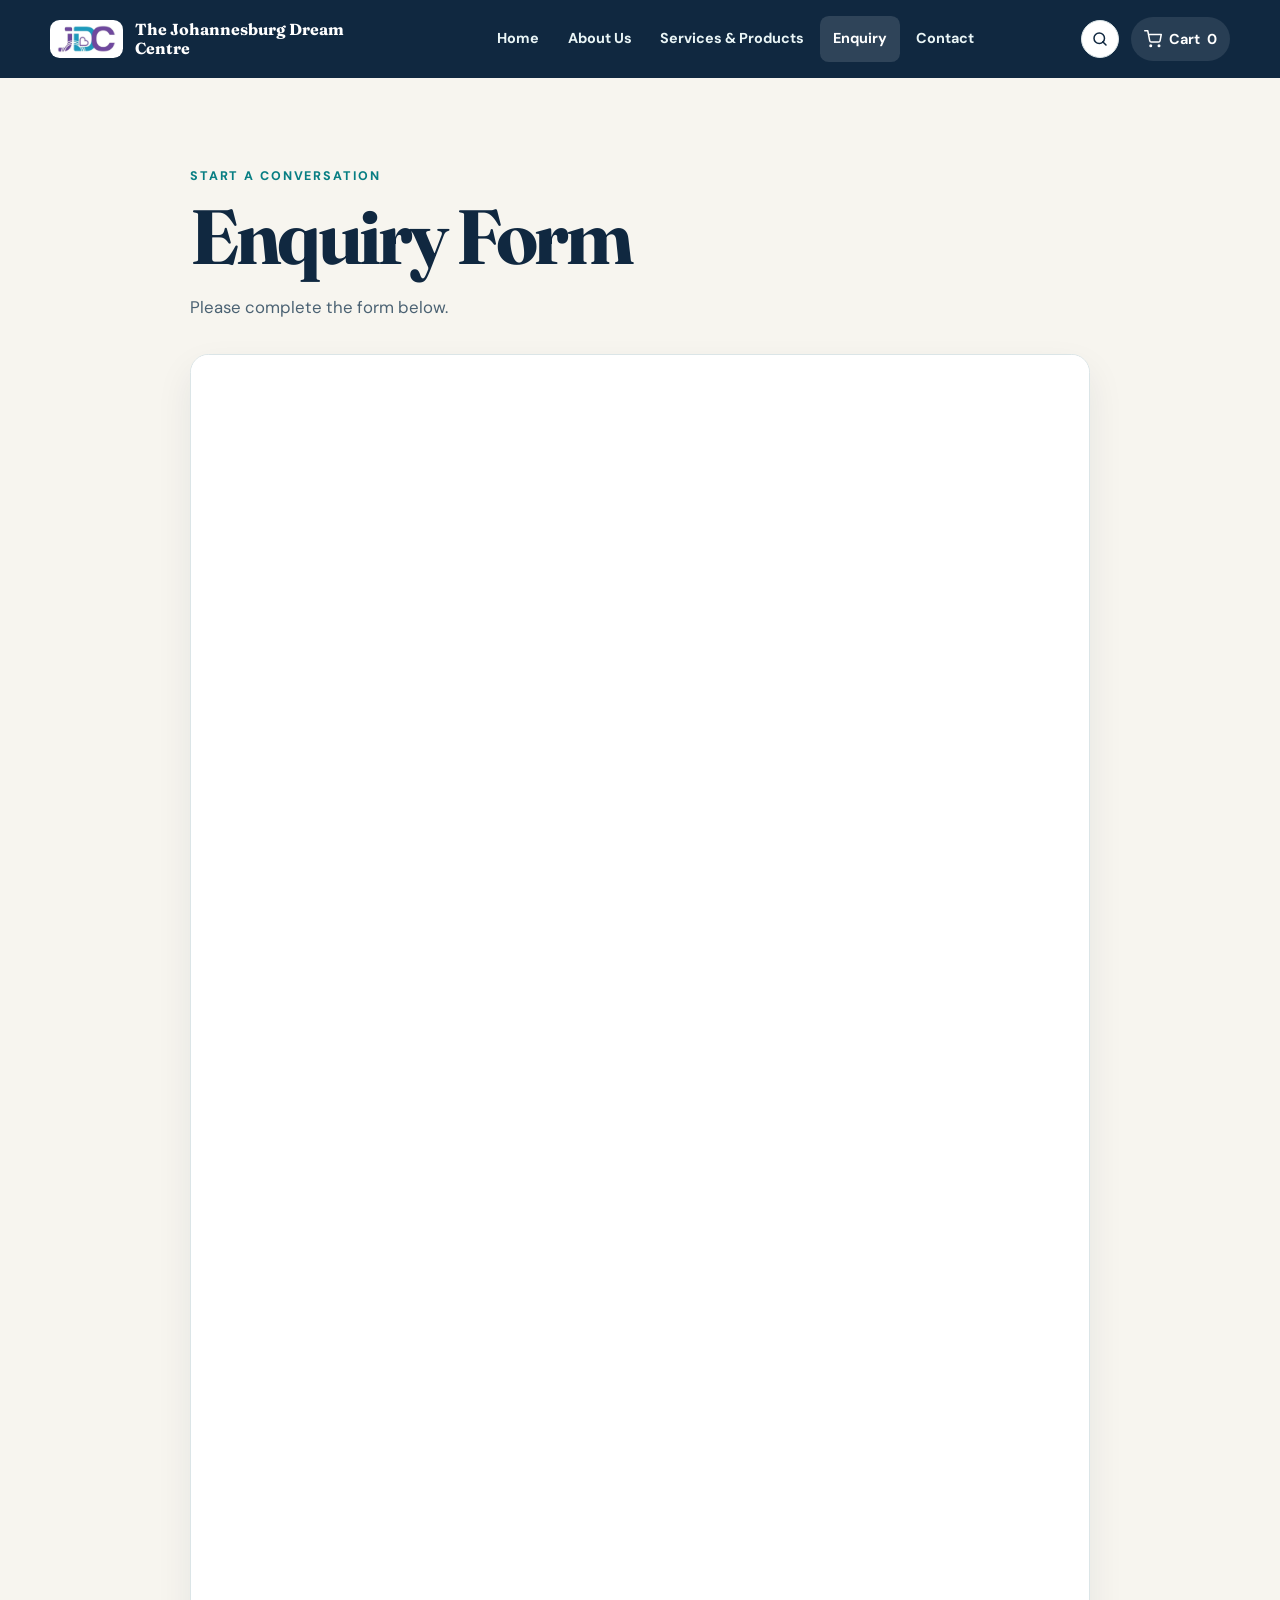
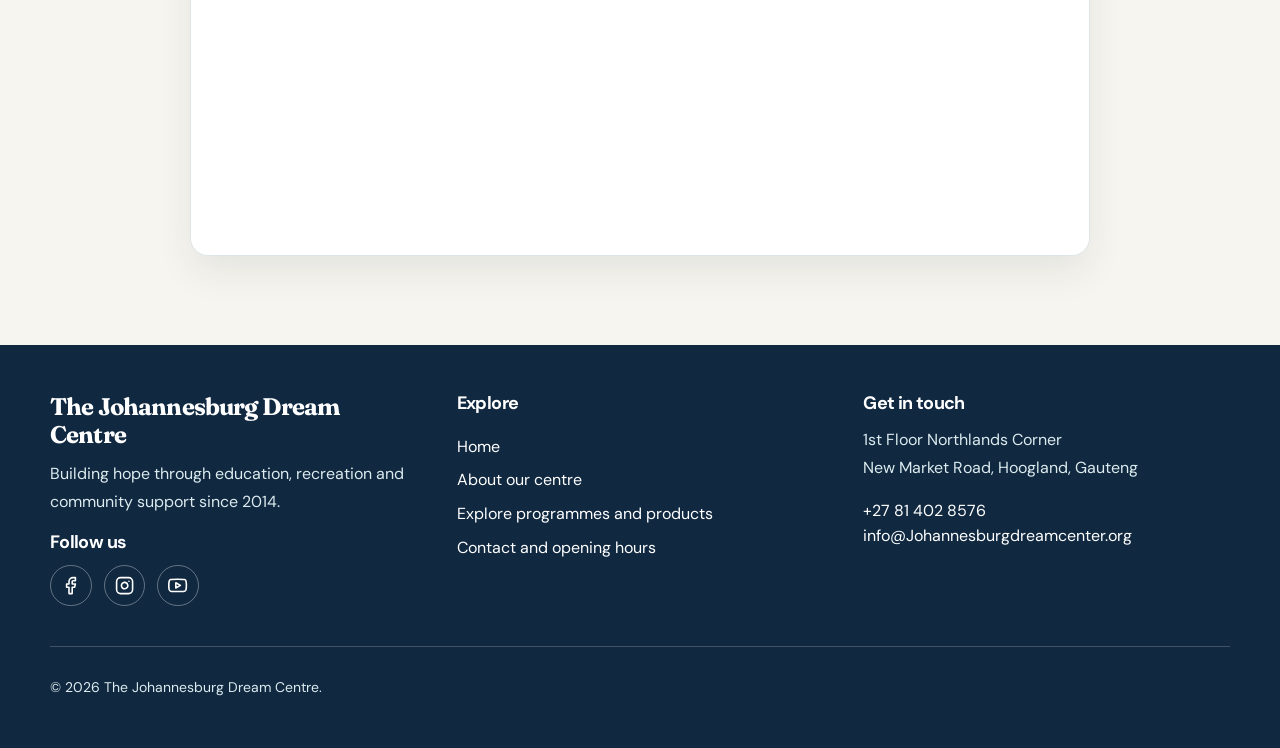
<file: Assets/enquiry.html>
<!doctype html>
<html lang="en-ZA">
<!-- Page info: title, description, styles, fonts and scripts -->
<head>
  <meta charset="UTF-8">
  <meta name="viewport" content="width=device-width, initial-scale=1">

  <meta
    name="description"
    content="Ask The Johannesburg Dream Centre about programmes, volunteering, sponsorship and community support."
  >

  <meta name="robots" content="index,follow">

  <meta property="og:type" content="website">
  <meta property="og:title" content="The Johannesburg Dream Centre | Enquiry">
  <meta
    property="og:description"
    content="Ask The Johannesburg Dream Centre about programmes, volunteering, sponsorship and community support."
  >
  <meta property="og:locale" content="en_ZA">
  <meta property="og:site_name" content="The Johannesburg Dream Centre">

  <title>The Johannesburg Dream Centre | Enquiry</title>

  <link rel="preconnect" href="https://fonts.googleapis.com">
  <link rel="preconnect" href="https://fonts.gstatic.com" crossorigin>

  <link
    href="https://fonts.googleapis.com/css2?family=DM+Sans:wght@400;500;600;700;800&family=Fraunces:opsz,wght@9..144,600;9..144,700&display=swap"
    rel="stylesheet"
  >

  <link rel="stylesheet" href="../styles/style.css">
  <!-- Shared JavaScript for menu, cart, popups and forms -->
  <script src="../scripts/script.js" defer></script>
</head>

<body>
  <a href="#main-content" class="skip-link">Skip to content</a>

  <!-- Page info: title, description, styles, fonts and scripts -->
  <header class="canva-header">
    <div class="shell header-inner">
      <a href="../index.html" class="brand-link">
        <img class="brand-icon" src="../images/logo-mark.png" alt="" width="828" height="394">
        <span class="brand-name">The Johannesburg Dream Centre</span>
      </a>

      <!-- Desktop navigation links -->
      <nav id="desktop-nav" aria-label="Main navigation">
        <a class="nav-link" href="../index.html">Home</a>
        <a class="nav-link" href="about.html">About Us</a>
        <a class="nav-link" href="services.html">Services &amp; Products</a>
        <a class="nav-link" href="enquiry.html">Enquiry</a>
        <a class="nav-link" href="contact.html">Contact</a>
      </nav>

      <div class="header-actions">
        <!-- Site search: looks through every page listed in sitemap.xml -->
        <div class="site-search">
          <button id="site-search-toggle" class="site-search-toggle" type="button"
                  aria-expanded="false" aria-controls="site-search-panel"
                  aria-label="Search the site">
            <svg viewBox="0 0 24 24" width="18" height="18" fill="none" stroke="currentColor"
                 stroke-width="2" stroke-linecap="round" stroke-linejoin="round"
                 aria-hidden="true" focusable="false">
              <circle cx="11" cy="11" r="7"></circle>
              <path d="M20 20l-4.35-4.35"></path>
            </svg>
          </button>

          <div id="site-search-panel" class="site-search-panel" hidden>
            <form class="site-search-form" role="search" action="#" autocomplete="off">
              <label for="site-search-input" class="visually-hidden-search">Search the site</label>
              <input id="site-search-input" class="site-search-input" type="search"
                     placeholder="Search..." aria-controls="site-search-results">
              <ul id="site-search-results" class="site-search-results" hidden></ul>
            </form>
          </div>
        </div>

        <span class="cart-display">
          <svg class="cart-icon" viewBox="0 0 24 24" width="18" height="18" fill="none" stroke="currentColor" stroke-width="2" stroke-linecap="round" stroke-linejoin="round" aria-hidden="true" focusable="false">
            <circle cx="9" cy="21" r="1"></circle>
            <circle cx="20" cy="21" r="1"></circle>
            <path d="M1 1h4l2.68 13.39a2 2 0 0 0 2 1.61h9.72a2 2 0 0 0 2-1.61L23 6H6"></path>
          </svg>
          Cart <span id="cart-count">0</span>
        </span>


        <button
          id="menu-button"
          class="menu-button"
          type="button"
          aria-label="Open navigation"
          aria-expanded="false"
          aria-controls="mobile-nav"
        >
          ☰
        </button>
      </div>
    </div>

    <!-- Mobile navigation (hidden until the menu button is tapped) -->
    <nav id="mobile-nav" aria-label="Mobile navigation" hidden>
      <a class="nav-link" href="../index.html">Home</a>
      <a class="nav-link" href="about.html">About Us</a>
      <a class="nav-link" href="services.html">Services &amp; Products</a>
      <a class="nav-link" href="enquiry.html">Enquiry</a>
      <a class="nav-link" href="contact.html">Contact</a>
    </nav>
  </header>

<!-- Section: Enquiry Form -->
<section class="enquiry-form-section">
  <div class="enquiry-form-heading">
    <p class="eyebrow">Start a conversation</p>

    <h1>Enquiry Form</h1>

    <p>Please complete the form below.</p>
  </div>

  <div class="google-form-wrapper">
    <!-- Embedded form -->
    <iframe
      src="https://docs.google.com/forms/d/e/1FAIpQLScDYClPBJamuAMtbeSDsaTmfmhgg918WQKS1RLl0i2tpxxMnQ/viewform?embedded=true"
      title="Johannesburg Dream Centre enquiry form"
      loading="lazy"
      allowfullscreen
    >
      Loading…
    </iframe>
  </div>
</section>



  <!-- Footer: contact details and links -->
  <footer class="site-footer">
    <div class="shell footer-grid">
      <div>
        <h2>The Johannesburg Dream Centre</h2>
        <p>
          Building hope through education, recreation and community
          support since 2014.
        </p>

        <div class="social-links">
          <h2>Follow us</h2>
          <div class="social-icons">
            <a href="https://www.facebook.com/jhbdreamcenter" target="_blank" rel="noopener" aria-label="The Johannesburg Dream Centre on Facebook">
              <svg viewBox="0 0 24 24" fill="none" stroke="currentColor" stroke-width="2" stroke-linecap="round" stroke-linejoin="round" aria-hidden="true"><path d="M18 2h-3a5 5 0 0 0-5 5v3H7v4h3v8h4v-8h3l1-4h-4V7a1 1 0 0 1 1-1h3z"></path></svg>
            </a>
            <a href="https://www.instagram.com/jhb.dream.center" target="_blank" rel="noopener" aria-label="The Johannesburg Dream Centre on Instagram">
              <svg viewBox="0 0 24 24" fill="none" stroke="currentColor" stroke-width="2" stroke-linecap="round" stroke-linejoin="round" aria-hidden="true"><rect x="2" y="2" width="20" height="20" rx="5" ry="5"></rect><path d="M16 11.37A4 4 0 1 1 12.63 8 4 4 0 0 1 16 11.37z"></path><line x1="17.5" y1="6.5" x2="17.51" y2="6.5"></line></svg>
            </a>
            <a href="https://www.youtube.com/@johannesburgdreamcenternpc7560" target="_blank" rel="noopener" aria-label="The Johannesburg Dream Centre on YouTube">
              <svg viewBox="0 0 24 24" fill="none" stroke="currentColor" stroke-width="2" stroke-linecap="round" stroke-linejoin="round" aria-hidden="true"><path d="M22.54 6.42a2.78 2.78 0 0 0-1.94-2C18.88 4 12 4 12 4s-6.88 0-8.6.46a2.78 2.78 0 0 0-1.94 2A29 29 0 0 0 1 11.75a29 29 0 0 0 .46 5.33A2.78 2.78 0 0 0 3.4 19c1.72.46 8.6.46 8.6.46s6.88 0 8.6-.46a2.78 2.78 0 0 0 1.94-2 29 29 0 0 0 .46-5.25 29 29 0 0 0-.46-5.33z"></path><polygon points="9.75 15.02 15.5 11.75 9.75 8.48 9.75 15.02"></polygon></svg>
            </a>
          </div>
        </div>
      </div>

      <nav aria-label="Footer navigation">
        <h2>Explore</h2>
        <a href="../index.html">Home</a>
        <a href="about.html">About our centre</a>
        <a href="services.html">Explore programmes and products</a>
        <a href="contact.html">Contact and opening hours</a>
      </nav>

      <div>
        <h2>Get in touch</h2>

        <p>
          1st Floor Northlands Corner<br>
          New Market Road, Hoogland, Gauteng
        </p>

        <a href="tel:+27814028576">+27 81 402 8576</a>

        <a href="mailto:info@Johannesburgdreamcenter.org">
          info@Johannesburgdreamcenter.org
        </a>
      </div>
    </div>

    <div class="shell footer-bottom">
      <p class="copyright">
        © <span id="year"></span> The Johannesburg Dream Centre.
      </p>
    </div>
  </footer>

  <button
    id="top-button"
    type="button"
    class="action action-primary"
    aria-label="Back to top"
    hidden
  >
    ↑
  </button>
</body>
</html>
</file>
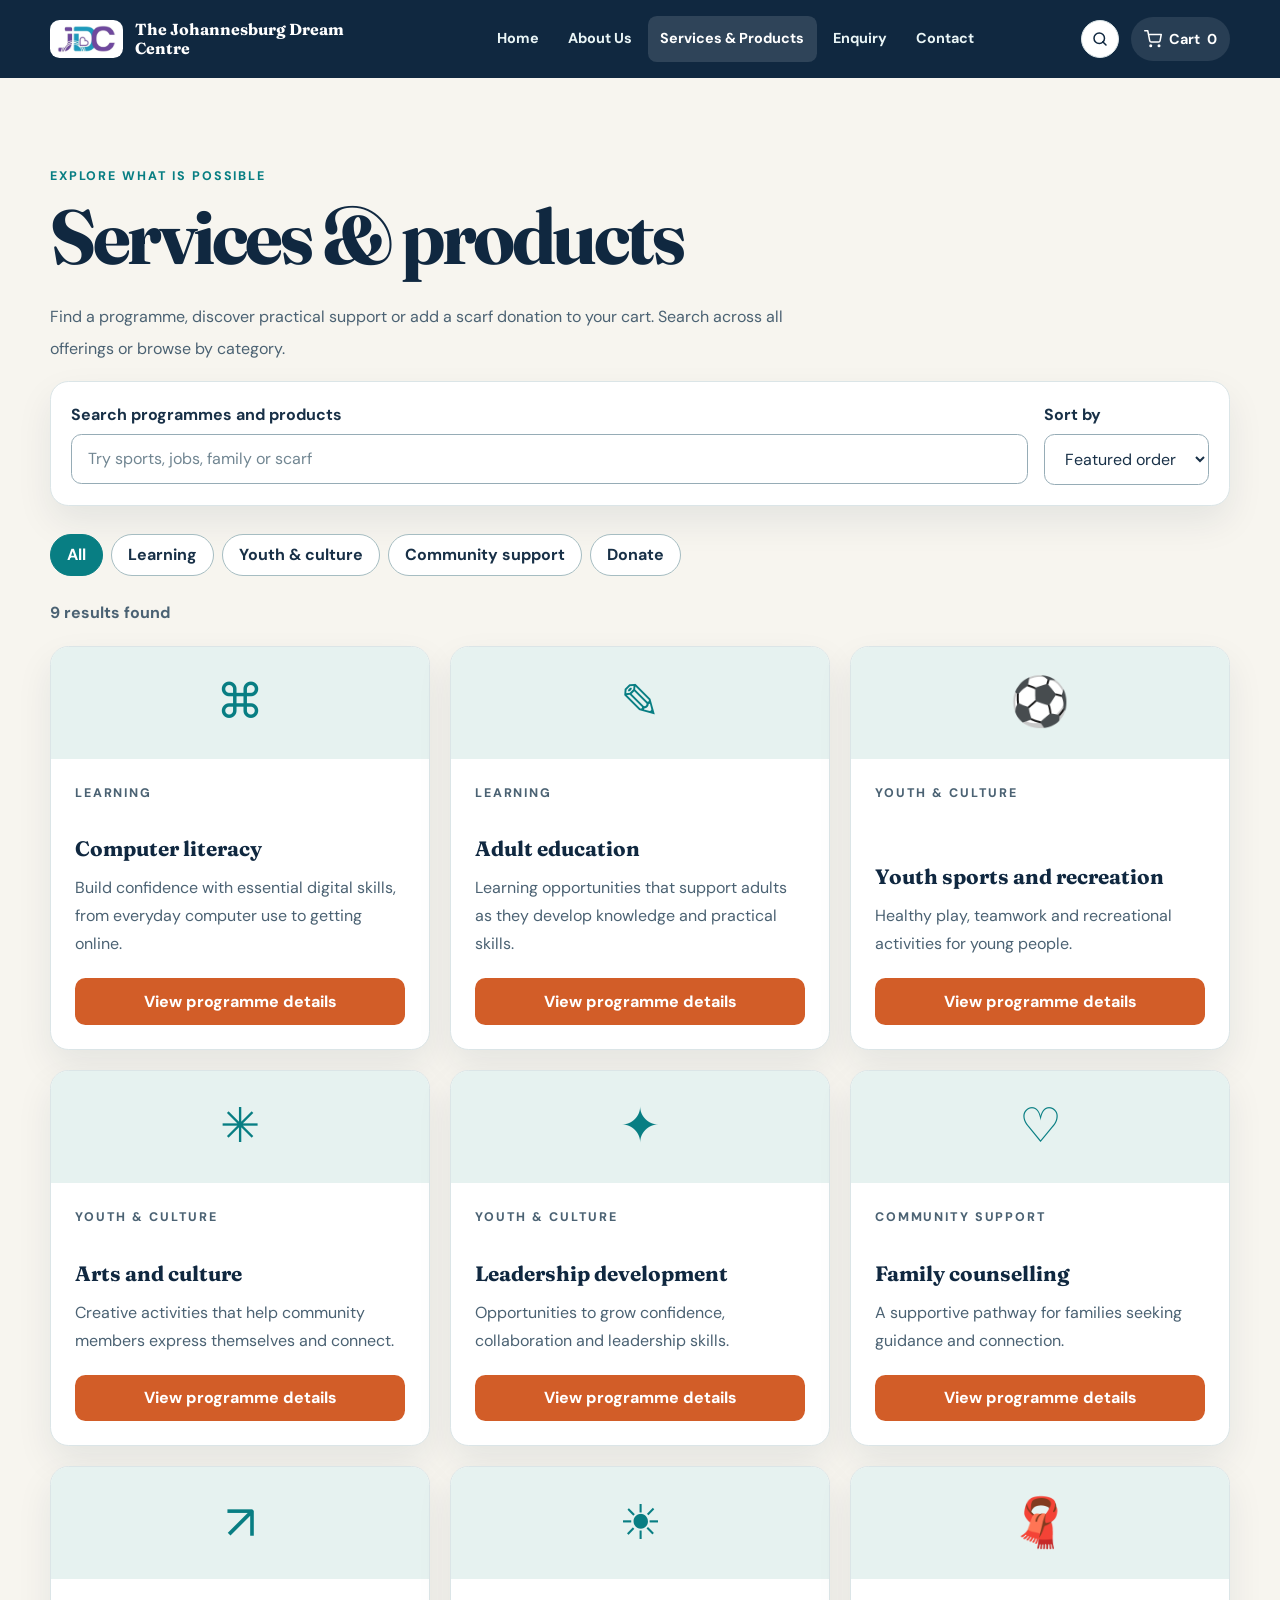
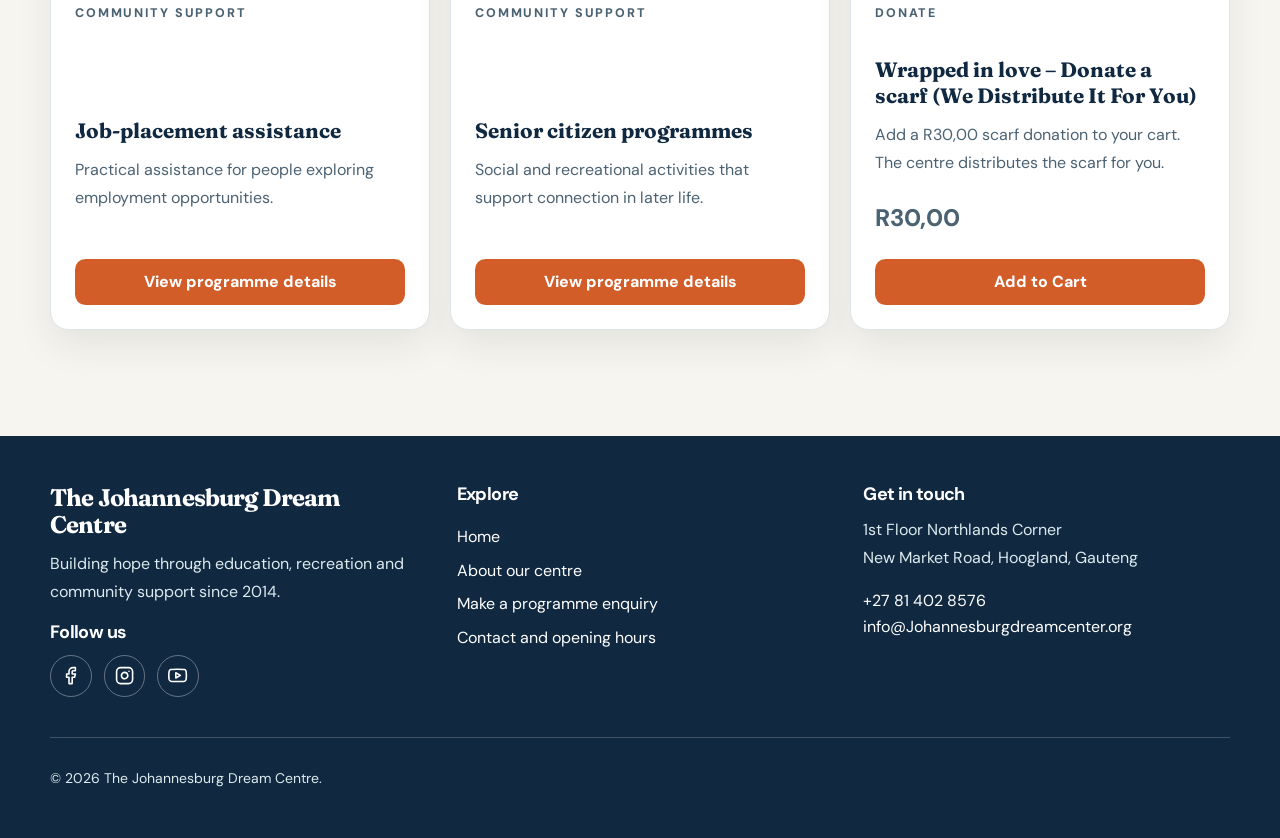
<file: Assets/services.html>
<!doctype html>
<html lang="en-ZA">
<!-- Page info: title, description, styles, fonts and scripts -->
<head>
  <meta charset="UTF-8">
  <meta name="viewport" content="width=device-width, initial-scale=1">

  <meta
    name="description"
    content="Explore programmes, support services and scarf donations at The Johannesburg Dream Centre."
  >

  <meta name="robots" content="index,follow">

  <meta property="og:type" content="website">
  <meta property="og:title" content="The Johannesburg Dream Centre | Services & Products">
  <meta
    property="og:description"
    content="Explore programmes, support services and scarf donations at The Johannesburg Dream Centre."
  >
  <meta property="og:locale" content="en_ZA">
  <meta property="og:site_name" content="The Johannesburg Dream Centre">

  <title>The Johannesburg Dream Centre | Services &amp; Products</title>

  <link rel="preconnect" href="https://fonts.googleapis.com">
  <link rel="preconnect" href="https://fonts.gstatic.com" crossorigin>

  <link
    href="https://fonts.googleapis.com/css2?family=DM+Sans:wght@400;500;600;700;800&family=Fraunces:opsz,wght@9..144,600;9..144,700&display=swap"
    rel="stylesheet"
  >

  <link rel="stylesheet" href="../styles/style.css">
  <!-- Shared JavaScript for menu, cart, popups and forms -->
  <script src="../scripts/script.js" defer></script>
</head>

<body>
  <a href="#main-content" class="skip-link">Skip to content</a>

  <!-- Page info: title, description, styles, fonts and scripts -->
  <header class="canva-header">
    <div class="shell header-inner">
      <a href="../index.html" class="brand-link">
        <img class="brand-icon" src="../images/logo-mark.png" alt="" width="828" height="394">
        <span class="brand-name">The Johannesburg Dream Centre</span>
      </a>

      <!-- Desktop navigation links -->
      <nav id="desktop-nav" aria-label="Main navigation">
        <a class="nav-link" href="../index.html">Home</a>
        <a class="nav-link" href="about.html">About Us</a>
        <a class="nav-link" href="services.html">Services &amp; Products</a>
        <a class="nav-link" href="enquiry.html">Enquiry</a>
        <a class="nav-link" href="contact.html">Contact</a>
      </nav>

      <div class="header-actions">
        <!-- Site search: looks through every page listed in sitemap.xml -->
        <div class="site-search">
          <button id="site-search-toggle" class="site-search-toggle" type="button"
                  aria-expanded="false" aria-controls="site-search-panel"
                  aria-label="Search the site">
            <svg viewBox="0 0 24 24" width="18" height="18" fill="none" stroke="currentColor"
                 stroke-width="2" stroke-linecap="round" stroke-linejoin="round"
                 aria-hidden="true" focusable="false">
              <circle cx="11" cy="11" r="7"></circle>
              <path d="M20 20l-4.35-4.35"></path>
            </svg>
          </button>

          <div id="site-search-panel" class="site-search-panel" hidden>
            <form class="site-search-form" role="search" action="#" autocomplete="off">
              <label for="site-search-input" class="visually-hidden-search">Search the site</label>
              <input id="site-search-input" class="site-search-input" type="search"
                     placeholder="Search..." aria-controls="site-search-results">
              <ul id="site-search-results" class="site-search-results" hidden></ul>
            </form>
          </div>
        </div>

        <span class="cart-display" aria-live="polite">
          <svg class="cart-icon" viewBox="0 0 24 24" width="18" height="18" fill="none" stroke="currentColor" stroke-width="2" stroke-linecap="round" stroke-linejoin="round" aria-hidden="true" focusable="false">
            <circle cx="9" cy="21" r="1"></circle>
            <circle cx="20" cy="21" r="1"></circle>
            <path d="M1 1h4l2.68 13.39a2 2 0 0 0 2 1.61h9.72a2 2 0 0 0 2-1.61L23 6H6"></path>
          </svg>
          Cart <span id="cart-count">0</span>
        </span>


        <button
          id="menu-button"
          class="menu-button"
          type="button"
          aria-label="Open navigation"
          aria-expanded="false"
          aria-controls="mobile-nav"
        >
          ☰
        </button>
      </div>
    </div>

    <!-- Mobile navigation (hidden until the menu button is tapped) -->
    <nav id="mobile-nav" aria-label="Mobile navigation" hidden>
      <a class="nav-link" href="../index.html">Home</a>
      <a class="nav-link" href="about.html">About Us</a>
      <a class="nav-link" href="services.html">Services &amp; Products</a>
      <a class="nav-link" href="enquiry.html">Enquiry</a>
      <a class="nav-link" href="contact.html">Contact</a>
    </nav>
  </header>

  <!-- Main page content -->
  <main id="main-content" tabindex="-1">
    <!-- Section: Services &amp; products -->
    <section class="shell section-pad">
      <p class="eyebrow">Explore what is possible</p>

      <h1>Services &amp; products</h1>

      <p class="section-intro">
        Find a programme, discover practical support or add a scarf
        donation to your cart. Search across all offerings or browse
        by category.
      </p>

      <div class="soft-card search-panel">
        <div class="field">
          <label for="catalogue-search">
            Search programmes and products
          </label>

          <input
            id="catalogue-search"
            type="search"
            maxlength="80"
            placeholder="Try sports, jobs, family or scarf"
            autocomplete="off"
          >
        </div>

        <div class="field">
          <label for="catalogue-sort">Sort by</label>

          <select id="catalogue-sort">
            <option value="featured">Featured order</option>
            <option value="az">Name A–Z</option>
            <option value="za">Name Z–A</option>
          </select>
        </div>
      </div>

      <div
        id="category-tabs"
        class="category-tabs"
        role="tablist"
        aria-label="Programme and product categories"
      >
        <button
          class="tab"
          type="button"
          role="tab"
          aria-selected="true"
          data-category="all"
        >
          All
        </button>

        <button
          class="tab"
          type="button"
          role="tab"
          aria-selected="false"
          data-category="learning"
        >
          Learning
        </button>

        <button
          class="tab"
          type="button"
          role="tab"
          aria-selected="false"
          data-category="youth"
        >
          Youth &amp; culture
        </button>

        <button
          class="tab"
          type="button"
          role="tab"
          aria-selected="false"
          data-category="support"
        >
          Community support
        </button>

        <button
          class="tab"
          type="button"
          role="tab"
          aria-selected="false"
          data-category="donation"
        >
          Donate
        </button>
      </div>

      <p
        id="result-count"
        class="result-count"
        role="status"
        aria-live="polite"
      ></p>

      <div id="catalogue-grid" class="catalogue-grid"></div>

      <p id="empty-results" class="soft-card empty-results" hidden>
        No matches found. Try a different search or choose another category.
      </p>

      <p
        id="cart-feedback"
        class="cart-feedback"
        role="status"
        aria-live="polite"
      ></p>
    </section>
  </main>

  <!-- Popup dialog (hidden until opened) -->
  <div id="detail-dialog" class="dialog-backdrop" hidden>
    <div
      class="dialog-box"
      role="dialog"
      aria-modal="true"
      aria-labelledby="detail-heading"
      tabindex="-1"
    >
      <div class="dialog-header">
        <span class="eyebrow">Programme details</span>

        <button
          type="button"
          class="dialog-close"
          aria-label="Close programme details"
        >
          ×
        </button>
      </div>

      <h2 id="detail-heading"></h2>

      <p id="detail-description"></p>

      <a
        href="enquiry.html"
        class="action action-primary dialog-enquiry"
      >
        Enquire about this programme
      </a>
    </div>
  </div>

  <!-- Footer: contact details and links -->
  <footer class="site-footer">
    <div class="shell footer-grid">
      <div>
        <h2>The Johannesburg Dream Centre</h2>
        <p>
          Building hope through education, recreation and community
          support since 2014.
        </p>

        <div class="social-links">
          <h2>Follow us</h2>
          <div class="social-icons">
            <a href="https://www.facebook.com/jhbdreamcenter" target="_blank" rel="noopener" aria-label="The Johannesburg Dream Centre on Facebook">
              <svg viewBox="0 0 24 24" fill="none" stroke="currentColor" stroke-width="2" stroke-linecap="round" stroke-linejoin="round" aria-hidden="true"><path d="M18 2h-3a5 5 0 0 0-5 5v3H7v4h3v8h4v-8h3l1-4h-4V7a1 1 0 0 1 1-1h3z"></path></svg>
            </a>
            <a href="https://www.instagram.com/jhb.dream.center" target="_blank" rel="noopener" aria-label="The Johannesburg Dream Centre on Instagram">
              <svg viewBox="0 0 24 24" fill="none" stroke="currentColor" stroke-width="2" stroke-linecap="round" stroke-linejoin="round" aria-hidden="true"><rect x="2" y="2" width="20" height="20" rx="5" ry="5"></rect><path d="M16 11.37A4 4 0 1 1 12.63 8 4 4 0 0 1 16 11.37z"></path><line x1="17.5" y1="6.5" x2="17.51" y2="6.5"></line></svg>
            </a>
            <a href="https://www.youtube.com/@johannesburgdreamcenternpc7560" target="_blank" rel="noopener" aria-label="The Johannesburg Dream Centre on YouTube">
              <svg viewBox="0 0 24 24" fill="none" stroke="currentColor" stroke-width="2" stroke-linecap="round" stroke-linejoin="round" aria-hidden="true"><path d="M22.54 6.42a2.78 2.78 0 0 0-1.94-2C18.88 4 12 4 12 4s-6.88 0-8.6.46a2.78 2.78 0 0 0-1.94 2A29 29 0 0 0 1 11.75a29 29 0 0 0 .46 5.33A2.78 2.78 0 0 0 3.4 19c1.72.46 8.6.46 8.6.46s6.88 0 8.6-.46a2.78 2.78 0 0 0 1.94-2 29 29 0 0 0 .46-5.25 29 29 0 0 0-.46-5.33z"></path><polygon points="9.75 15.02 15.5 11.75 9.75 8.48 9.75 15.02"></polygon></svg>
            </a>
          </div>
        </div>
      </div>

      <nav aria-label="Footer navigation">
        <h2>Explore</h2>
        <a href="../index.html">Home</a>
        <a href="about.html">About our centre</a>
        <a href="enquiry.html">Make a programme enquiry</a>
        <a href="contact.html">Contact and opening hours</a>
      </nav>

      <div>
        <h2>Get in touch</h2>

        <p>
          1st Floor Northlands Corner<br>
          New Market Road, Hoogland, Gauteng
        </p>

        <a href="tel:+27814028576">+27 81 402 8576</a>

        <a href="mailto:info@Johannesburgdreamcenter.org">
          info@Johannesburgdreamcenter.org
        </a>
      </div>
    </div>

    <div class="shell footer-bottom">
      <p class="copyright">
        © <span id="year"></span> The Johannesburg Dream Centre.
      </p>
    </div>
  </footer>

  <button
    id="top-button"
    type="button"
    class="action action-primary"
    aria-label="Back to top"
    hidden
  >
    ↑
  </button>
</body>
</html>
</file>
<file: styles/style.css>
/* =========================================================
   JOHANNESBURG DREAM CENTRE
   Shared stylesheet for all five HTML pages
========================================================= */

/* -------------------------
   Variables and reset
------------------------- */

/* Custom properties: shared colours, sizes and shadows, used with var(--name) */
:root {
  --navy: #102840;
  --deep-navy: #0b2034;
  --teal: #087e83;
  --orange: #d25d28;
  --yellow: #f4c95f;
  --cream: #f7f5ef;
  --ink: #183047;
  --muted: #4b6273;
  --light-teal: #e6f2f0;
  --border: #dbe5e7;
  --white: #ffffff;
  --error: #a43121;
  --success: #087e83;

  --max-width: 1180px;
  --radius: 1.15rem;
  --shadow: 0 16px 36px rgba(16, 40, 64, 0.08);
  --strong-shadow: 0 24px 60px rgba(16, 40, 64, 0.18);
}

*,
*::before,
*::after {
  box-sizing: border-box;
}

html {
  scroll-behavior: smooth;
}

body {
  min-width: 320px;
  margin: 0;
  background: var(--cream);
  color: var(--ink);
  font-family: "DM Sans", Arial, sans-serif;
  font-size: 16px;
  line-height: 1.6;
}

body,
button,
input,
select,
textarea {
  font-family: "DM Sans", Arial, sans-serif;
}

img {
  display: block;
  max-width: 100%;
}

button,
input,
select,
textarea {
  font-size: inherit;
}

button {
  cursor: pointer;
}

button:disabled {
  cursor: not-allowed;
  opacity: 0.65;
}

a {
  color: inherit;
}

[hidden] {
  display: none !important;
}

::selection {
  background: var(--yellow);
  color: var(--navy);
}

:focus-visible {
  outline: 3px solid var(--orange);
  outline-offset: 4px;
}

/* -------------------------
   Typography
------------------------- */

h1,
h2,
h3,
.brand-name {
  margin-top: 0;
  color: var(--navy);
  font-family: "Fraunces", Georgia, serif;
  font-weight: 700;
}

h1 {
  margin-bottom: 1.5rem;
  font-size: clamp(2.6rem, 6vw, 5.2rem);
  line-height: 1.06;
  letter-spacing: -0.045em;
}

h2 {
  margin-bottom: 1.25rem;
  font-size: clamp(2rem, 4vw, 3rem);
  line-height: 1.14;
  letter-spacing: -0.035em;
}

h3 {
  margin-bottom: 0.75rem;
  font-size: 1.3rem;
  line-height: 1.25;
}

p {
  margin-top: 0;
}

small {
  color: var(--muted);
  font-size: 0.85rem;
}

address {
  font-style: normal;
}

.eyebrow {
  margin-bottom: 0.75rem;
  color: var(--teal);
  font-size: 0.78rem;
  font-weight: 800;
  letter-spacing: 0.15em;
  line-height: 1.3;
  text-transform: uppercase;
}

/* -------------------------
   General layout
------------------------- */

.shell {
  width: min(calc(100% - 2.5rem), var(--max-width));
  margin-inline: auto;
}

.section-pad {
  padding-block: clamp(3.5rem, 7vw, 6rem);
}

.section-intro {
  max-width: 48rem;
  color: var(--muted);
  line-height: 2;
}

.card-grid {
  display: grid;
  gap: 1.25rem;
}

.two-columns {
  grid-template-columns: repeat(2, minmax(0, 1fr));
}

.three-columns {
  grid-template-columns: repeat(3, minmax(0, 1fr));
}

.soft-card {
  border: 1px solid var(--border);
  border-radius: var(--radius);
  background: var(--white);
  box-shadow: var(--shadow);
}

.p-6 {
  padding: 1.5rem;
}

.p-7 {
  padding: 1.75rem;
}

.p-8 {
  padding: 2rem;
}

/* -------------------------
   Accessibility
------------------------- */

.skip-link {
  position: absolute;
  top: -5rem;
  left: 1rem;
  z-index: 200;
  padding: 0.8rem 1rem;
  background: var(--white);
  color: var(--navy);
  font-weight: 800;
  text-decoration: none;
  transition: top 0.2s ease;
}

.skip-link:focus {
  top: 1rem;
}

/* -------------------------
   Header and navigation
------------------------- */

.canva-header {
  position: relative;
  z-index: 50;
  width: 100%;
  background: var(--navy);
  color: var(--white);
}

.header-inner {
  display: flex;
  min-height: 78px;
  align-items: center;
  justify-content: space-between;
  gap: 1rem;
}

.brand-link {
  display: flex;
  max-width: 340px;
  align-items: center;
  gap: 0.75rem;
  color: var(--white);
  text-decoration: none;
}

.brand-icon {
  display: block;
  width: auto;
  height: 2.35rem;
  flex: 0 0 auto;
  border-radius: 0.6rem;
  background: var(--white);
  padding: 0.3rem 0.45rem;
  object-fit: contain;
}


.brand-name {
  color: var(--white);
  font-size: 1rem;
  line-height: 1.2;
}

#desktop-nav {
  display: flex;
  align-items: center;
  gap: 0.2rem;
}

.nav-link {
  display: inline-block;
  border-radius: 0.55rem;
  padding: 0.7rem 0.8rem;
  color: #e9f5f6;
  font-size: 0.9rem;
  font-weight: 700;
  text-decoration: none;
  transition:
    background 0.2s ease,
    color 0.2s ease;
}

.nav-link:hover,
.nav-link[aria-current="page"] {
  background: rgba(255, 255, 255, 0.13);
  color: var(--white);
}

.header-actions {
  display: flex;
  align-items: center;
  gap: 0.75rem;
}

.cart-display {
  display: inline-flex;
  min-height: 44px;
  align-items: center;
  gap: 0.45rem;
  border: 0;
  padding: 0.5rem 0.8rem;
  border-radius: 999px;
  background: rgba(255, 255, 255, 0.1);
  color: var(--white);
  font-size: 0.9rem;
  font-weight: 700;
  white-space: nowrap;
}

.cart-icon {
  flex: 0 0 auto;
}


.menu-button {
  display: none;
  border: 1px solid rgba(255, 255, 255, 0.45);
  border-radius: 0.5rem;
  padding: 0.5rem 0.75rem;
  background: transparent;
  color: var(--white);
  font-weight: 800;
}

/* -------------------------
   Hero section
------------------------- */

.hero-section {
  width: 100%;
  background: var(--navy);
  color: var(--white);
}

.hero-grid {
  display: grid;
  align-items: center;
  gap: 2.5rem;
  padding-block: 3rem;
}

.hero-content h1 {
  color: var(--white);
}

.hero-kicker {
  color: var(--yellow);
}

.hero-message {
  max-width: 36rem;
  color: #e4edef;
  line-height: 1.8;
}

.hero-buttons {
  display: flex;
  flex-wrap: wrap;
  gap: 0.75rem;
}

.image-frame {
  position: relative;
  overflow: hidden;
  border-radius: 1.25rem;
}

.hero-img {
  width: 100%;
  min-height: 350px;
  height: 100%;
  object-fit: cover;
}

.image-label {
  position: absolute;
  bottom: 1rem;
  left: 1rem;
  border-radius: 0.75rem;
  padding: 0.75rem 1.25rem;
  background: var(--yellow);
  color: var(--navy);
  font-weight: 800;
  box-shadow: 0 10px 25px rgba(16, 40, 64, 0.25);
}

/* -------------------------
   Buttons
------------------------- */

.action {
  display: inline-flex;
  min-height: 46px;
  align-items: center;
  justify-content: center;
  gap: 0.5rem;
  border: 0;
  border-radius: 0.65rem;
  padding: 0.85rem 1.35rem;
  font-weight: 800;
  line-height: 1.2;
  text-decoration: none;
  transition:
    transform 0.2s ease,
    background 0.2s ease,
    color 0.2s ease,
    border-color 0.2s ease;
}

.action:hover {
  transform: translateY(-2px);
}

.action-primary {
  background: var(--orange);
  color: var(--white);
}

.action-primary:hover {
  background: #ae491e;
}

.action-light {
  background: var(--white);
  color: var(--navy);
}

.action-light:hover {
  background: #e7f2f3;
}

.action-outline {
  border: 2px solid var(--teal);
  background: transparent;
  color: var(--teal);
}

.action-outline:hover {
  background: var(--teal);
  color: var(--white);
}

/* =========================================================
   Google Form on the Enquiry page
========================================================= */

.enquiry-form-section {
  width: min(calc(100% - 2rem), 900px);
  margin: 0 auto;
  padding: clamp(3rem, 7vw, 6rem) 0;
}

.enquiry-form-heading {
  max-width: 650px;
  margin-bottom: 2rem;
}

.enquiry-form-heading h1 {
  margin-bottom: 1rem;
  color: var(--navy);
}

.enquiry-form-heading p:not(.eyebrow) {
  color: var(--muted);
  font-size: 1.05rem;
  line-height: 1.7;
}

/*
  The iframe is placed inside a card so it fits
  the existing Dream Centre design.
*/

.google-form-wrapper {
  width: 100%;
  overflow: hidden;
  border: 1px solid var(--border);
  border-radius: var(--radius);
  background: var(--white);
  box-shadow: var(--shadow);
}

/*
  Width adjusts automatically on desktop, tablet
  and mobile screens.
*/

.google-form-wrapper iframe {
  display: block;
  width: 100%;
  min-height: 1,500px;
  height: 1,500px;
  border: 0;
  background: var(--white);
}

/* Tablet screens */

/* Mobile (up to 767px) */
@media (max-width: 767px) {
  .enquiry-form-section {
    width: min(calc(100% - 1.5rem), 900px);
    padding-block: 3rem;
  }

  .google-form-wrapper {
    border-radius: 0.85rem;
  }

  .google-form-wrapper iframe {
    min-height: 1,650px;
    height: 1,650px;
  }
}

/* Small mobile screens */

/* Small mobile (up to 480px) */
@media (max-width: 480px) {
  .enquiry-form-section {
    width: calc(100% - 1rem);
  }

  .google-form-wrapper iframe {
    min-height: 1,800px;
    height: 1,800px;
  }
}

.google-form-wrapper iframe {
  display: block;
  width: 100%;
  min-height: 1500px;
  height: 1500px;
  border: 0;
  background: var(--white);
}

/* Mobile (up to 767px) */
@media (max-width: 767px) {
  .google-form-wrapper iframe {
    min-height: 1650px;
    height: 1650px;
  }
}

/* Small mobile (up to 480px) */
@media (max-width: 480px) {
  .google-form-wrapper iframe {
    min-height: 1800px;
    height: 1800px;
  }
}


/* -------------------------
   Cards and impact sections
------------------------- */

.soft-card h3 {
  margin-top: 0.75rem;
}

.soft-card p {
  color: var(--muted);
  line-height: 1.75;
}

.card-icon {
  display: inline-block;
  color: var(--teal);
  font-size: 2rem;
  line-height: 1;
}

.accent-teal {
  border-top: 4px solid var(--teal);
}

.accent-orange {
  border-top: 4px solid var(--orange);
}

.impact-band {
  padding-block: 3rem;
  background: var(--teal);
  color: var(--white);
}

.stats-grid {
  display: grid;
  gap: 2rem;
  text-align: center;
}

.stats-grid strong {
  display: block;
  font-size: 2.25rem;
  line-height: 1.1;
}

.impact-light {
  padding-block: 4rem;
  background: var(--light-teal);
}

.stats-card-grid {
  display: grid;
  gap: 1rem;
  grid-template-columns: repeat(4, minmax(0, 1fr));
}

.stats-card-grid .soft-card {
  padding: 1.5rem;
}

.stats-card-grid strong {
  display: block;
  color: var(--teal);
  font-size: 1.875rem;
  line-height: 1.2;
}

/* -------------------------
   Gallery
------------------------- */

.gallery-grid {
  display: grid;
  gap: 1.25rem;
  grid-template-columns: repeat(3, minmax(0, 1fr));
}

.gallery-button {
  width: 100%;
  overflow: hidden;
  padding: 0;
  border: 1px solid var(--border);
  color: var(--navy);
  text-align: left;
}

.gallery-button img {
  width: 100%;
  height: 230px;
  object-fit: cover;
  transition: transform 0.3s ease;
}

.gallery-button:hover img {
  transform: scale(1.04);
}

.gallery-button span {
  display: block;
  padding: 1rem;
  font-weight: 800;
}

/* -------------------------
   Services catalogue
------------------------- */

.search-panel {
  display: grid;
  gap: 1rem;
  margin-bottom: 1.75rem;
  padding: 1.25rem;
  grid-template-columns: minmax(0, 1fr) auto;
}

.field {
  display: flex;
  flex-direction: column;
  gap: 0.4rem;
}

.field label {
  color: var(--ink);
  font-weight: 700;
}

.field input,
.field select,
.field textarea {
  width: 100%;
  border: 1.5px solid #96acb6;
  border-radius: 0.65rem;
  padding: 0.8rem 1rem;
  background: var(--white);
  color: var(--ink);
  line-height: 1.4;
}

.field input::placeholder,
.field textarea::placeholder {
  color: #718692;
}

.field input:focus,
.field select:focus,
.field textarea:focus {
  border-color: var(--teal);
  outline: 3px solid rgba(8, 126, 131, 0.16);
  outline-offset: 1px;
}

.field input[aria-invalid="true"],
.field select[aria-invalid="true"],
.field textarea[aria-invalid="true"] {
  border-color: var(--error);
  background: #fff8f5;
}

.field .error {
  min-height: 1.1rem;
  color: var(--error);
  font-size: 0.83rem;
  font-weight: 700;
}

.category-tabs {
  display: flex;
  flex-wrap: wrap;
  gap: 0.5rem;
  margin-bottom: 1.5rem;
}

.tab {
  border: 1px solid #a6bdc2;
  border-radius: 999px;
  padding: 0.6rem 1rem;
  background: var(--white);
  color: var(--ink);
  font-weight: 700;
  white-space: nowrap;
  transition:
    background 0.2s ease,
    color 0.2s ease,
    border-color 0.2s ease;
}

.tab:hover,
.tab[aria-selected="true"] {
  border-color: var(--teal);
  background: var(--teal);
  color: var(--white);
}

.result-count {
  margin-bottom: 1.25rem;
  color: var(--muted);
  font-weight: 700;
}

.catalogue-grid {
  display: grid;
  gap: 1.25rem;
  grid-template-columns: repeat(3, minmax(0, 1fr));
}

.catalogue-card {
  display: flex;
  min-height: 100%;
  flex-direction: column;
  overflow: hidden;
}

.catalogue-card-visual {
  display: grid;
  height: 7rem;
  place-items: center;
  background: var(--light-teal);
  color: var(--teal);
  font-size: 3rem;
}

.catalogue-card-content {
  display: flex;
  flex: 1;
  flex-direction: column;
  padding: 1.5rem;
}

.catalogue-card-content p {
  flex: 1;
  margin-bottom: 1.25rem;
}

.catalogue-category {
  margin-bottom: 0.5rem;
  color: var(--teal);
  font-size: 0.78rem;
  font-weight: 800;
  letter-spacing: 0.15em;
  text-transform: uppercase;
}

.catalogue-price {
  margin-bottom: 1rem;
  color: var(--navy);
  font-size: 1.5rem;
  font-weight: 800;
}

.empty-results {
  padding: 2rem;
  text-align: center;
}

.cart-feedback {
  color: var(--teal);
  font-weight: 800;
}

/* -------------------------
   Forms
------------------------- */

.form-card {
  display: grid;
  gap: 1rem;
  padding: 1.5rem;
}

.form-card h2 {
  margin-bottom: 0.25rem;
}

.form-row {
  display: grid;
  gap: 1rem;
  grid-template-columns: repeat(2, minmax(0, 1fr));
}

.checkbox-label {
  display: flex;
  align-items: flex-start;
  gap: 0.75rem;
  line-height: 1.5;
}

.checkbox-label input {
  width: 1.25rem;
  height: 1.25rem;
  flex: 0 0 auto;
  margin-top: 0.25rem;
  accent-color: var(--teal);
}

.form-status {
  min-height: 1.5rem;
  margin: 0;
  font-weight: 800;
}

.form-note {
  color: var(--muted);
  font-size: 0.875rem;
  line-height: 1.5;
}

.notice-box {
  margin-top: 2rem;
  border-radius: 0.75rem;
  padding: 1.5rem;
  background: var(--light-teal);
  color: var(--ink);
  line-height: 1.75;
}

/* -------------------------
   Contact page
------------------------- */

.contact-grid {
  display: grid;
  gap: 2rem;
  grid-template-columns: repeat(2, minmax(0, 1fr));
  align-items: start;
}

.location-content iframe {
  display: block;
  width: 100%;
  max-width: 100%;
  border: 0;
}

.contact-details {
  display: flex;
  flex-direction: column;
  gap: 1.25rem;
}

.contact-card {
  padding: 1.75rem;
}

.contact-card h2 {
  margin-bottom: 1.25rem;
}

.contact-card address {
  display: flex;
  flex-direction: column;
  gap: 0.35rem;
  line-height: 2;
}

.contact-card a,
.location-card a {
  color: var(--teal);
  font-weight: 800;
  text-decoration: underline;
}

.hours-list {
  display: grid;
  gap: 0.75rem 1rem;
  grid-template-columns: 1fr auto;
  margin: 0;
}

.hours-list dt,
.hours-list dd {
  margin: 0;
}

.hours-list dd {
  font-weight: 700;
}

.location-card {
  overflow: hidden;
  border: 1px solid var(--border);
  border-radius: var(--radius);
  background: var(--light-teal);
}

.location-placeholder {
  display: grid;
  height: 10rem;
  place-items: center;
  background:
    radial-gradient(
      circle at 35% 35%,
      var(--yellow) 0 7%,
      transparent 8%
    ),
    linear-gradient(135deg, #b7d7d3, var(--light-teal));
  color: var(--navy);
  font-size: 3rem;
}

.location-content {
  padding: 1.5rem;
}

.location-content h2 {
  margin-bottom: 0.5rem;
}

.location-content p {
  margin-bottom: 1rem;
}

/* -------------------------
   Leadership
------------------------- */

.avatar {
  display: grid;
  width: 4rem;
  height: 4rem;
  margin-bottom: 1.25rem;
  place-items: center;
  border-radius: 50%;
  font-size: 1.5rem;
  font-weight: 800;
}

.avatar-teal {
  background: var(--light-teal);
  color: var(--teal);
}

.avatar-orange {
  background: #fceadf;
  color: #a7441b;
}

.avatar-yellow {
  background: #fcf1cd;
  color: #825e13;
}

/* -------------------------
   Footer
------------------------- */

.site-footer,
.canva-footer {
  width: 100%;
  padding-block: 3rem;
  background: var(--navy);
  color: var(--white);
}

.site-footer h2,
.canva-footer h2 {
  color: var(--white);
}

.site-footer p,
.canva-footer p {
  color: #dcebee;
  line-height: 1.75;
}

.footer-grid {
  display: grid;
  gap: 2.5rem;
  grid-template-columns: repeat(3, minmax(0, 1fr));
}

.footer-grid h2 {
  margin-bottom: 0.75rem;
  font-size: 1.5rem;
}

.footer-grid nav {
  display: flex;
  flex-direction: column;
  gap: 0.5rem;
}

.footer-grid nav h2,
.footer-grid > div:last-child h2 {
  font-family: "DM Sans", Arial, sans-serif;
  font-size: 1.125rem;
}

.footer-grid a {
  color: var(--white);
  text-decoration: none;
}

.footer-grid a:hover {
  text-decoration: underline;
}

.footer-bottom {
  margin-top: 2.5rem;
  border-top: 1px solid rgba(255, 255, 255, 0.2);
  padding-top: 1.75rem;
}

.social-links {
  margin-top: 0.75rem;
}

.social-links h2 {
  font-family: "DM Sans", Arial, sans-serif;
  font-size: 1.125rem;
  margin-bottom: 0.75rem;
}

.social-icons {
  display: flex;
  flex-wrap: wrap;
  gap: 0.75rem;
}

.social-icons a {
  display: inline-flex;
  align-items: center;
  justify-content: center;
  width: 2.6rem;
  height: 2.6rem;
  border: 1px solid rgba(255, 255, 255, 0.35);
  border-radius: 999px;
  color: var(--white);
  transition: background 0.2s ease, transform 0.2s ease;
}

.social-icons a:hover,
.social-icons a:focus-visible {
  background: rgba(255, 255, 255, 0.12);
  transform: translateY(-2px);
}

.social-icons svg {
  width: 1.2rem;
  height: 1.2rem;
}

.copyright {
  margin: 0;
  color: #dcebee;
  font-size: 0.875rem;
}

/* -------------------------
   Dialogs
------------------------- */

.dialog-backdrop {
  position: fixed;
  inset: 0;
  z-index: 100;
  display: grid;
  place-items: center;
  padding: 1.25rem;
  background: rgba(6, 23, 37, 0.85);
}

.dialog-box {
  width: min(100%, 600px);
  max-height: 90vh;
  overflow-y: auto;
  border-radius: var(--radius);
  padding: clamp(1.25rem, 4vw, 2rem);
  background: var(--white);
  box-shadow: var(--strong-shadow);
}

.dialog-box.wide {
  width: min(100%, 900px);
}

.cart-items {
  margin: 0;
  padding: 0;
  list-style: none;
}

.cart-item {
  display: grid;
  grid-template-columns: 48px minmax(0, 1fr) auto;
  align-items: start;
  gap: 1rem;
  padding-block: 1.25rem;
  border-top: 1px solid var(--border);
}

.cart-item-icon {
  display: grid;
  height: 48px;
  place-items: center;
  border-radius: 8px;
  background: var(--light-teal);
  font-size: 1.75rem;
}

.cart-item h3 {
  overflow-wrap: anywhere;
  letter-spacing: 0;
}

.cart-item p {
  margin-bottom: 0;
  font-weight: 700;
}

.cart-remove {
  align-self: start;
  border: 1px solid var(--border);
  border-radius: 999px;
  padding: 0.4rem 0.9rem;
  background: var(--white);
  color: var(--navy);
  font: inherit;
  font-size: 0.85rem;
  font-weight: 700;
  cursor: pointer;
  white-space: nowrap;
}

.cart-remove:hover {
  border-color: var(--error);
  color: var(--error);
}

.cart-clear {
  margin-top: 1rem;
  border: 0;
  border-radius: 999px;
  padding: 0.7rem 1.5rem;
  background: var(--error);
  color: var(--white);
  font: inherit;
  font-weight: 700;
  cursor: pointer;
}

.cart-clear:hover {
  opacity: 0.85;
}

.dialog-header {
  display: flex;
  align-items: flex-start;
  justify-content: space-between;
  gap: 1rem;
  margin-bottom: 1.25rem;
}

.dialog-header h2 {
  margin-bottom: 0;
}

.dialog-close {
  border: 0;
  border-radius: 0.5rem;
  padding: 0.25rem 0.75rem;
  background: transparent;
  color: var(--navy);
  font-size: 2rem;
  line-height: 1;
}

.dialog-close:hover {
  background: var(--light-teal);
}

.dialog-box h2 {
  overflow-wrap: anywhere;
}

.dialog-box p {
  color: var(--muted);
  line-height: 1.8;
}

.preview-image {
  width: 100%;
  max-height: 60vh;
  border-radius: 0.65rem;
  background: var(--light-teal);
  object-fit: contain;
}

#preview-caption {
  margin-top: 1rem;
  color: var(--navy);
  font-weight: 800;
}

/* -------------------------
   Back-to-top button
------------------------- */

#top-button {
  position: fixed;
  right: 1.25rem;
  bottom: 1.25rem;
  z-index: 40;
  min-width: 3rem;
  min-height: 3rem;
  padding: 0.75rem 1rem;
  box-shadow: 0 10px 25px rgba(16, 40, 64, 0.27);
}

/* -------------------------
   Responsive layout
------------------------- */

/* Tablet and wider (768px+) */
@media (min-width: 768px) {
  .hero-grid {
    grid-template-columns: repeat(2, minmax(0, 1fr));
    padding-block: 5rem;
  }

  .stats-grid {
    grid-template-columns: repeat(2, minmax(0, 1fr));
  }

  #mobile-nav {
    display: none !important;
  }
}

/* Desktop (1024px+) */
@media (min-width: 1024px) {
  .stats-grid {
    grid-template-columns: repeat(4, minmax(0, 1fr));
  }
}

/* Below desktop (up to 1023px) */
@media (max-width: 1023px) {
  .three-columns,
  .gallery-grid,
  .catalogue-grid {
    grid-template-columns: repeat(2, minmax(0, 1fr));
  }

  .stats-card-grid {
    grid-template-columns: repeat(2, minmax(0, 1fr));
  }
}

/* Mobile (up to 767px) */
@media (max-width: 767px) {
  .shell {
    width: min(calc(100% - 2rem), var(--max-width));
  }

  #desktop-nav {
    display: none;
  }

  .menu-button {
    display: inline-block;
  }

  #mobile-nav {
    display: flex;
    flex-direction: column;
    padding: 1rem;
    background: var(--deep-navy);
  }

  #mobile-nav .nav-link {
    display: block;
  }

  .hero-grid,
  .two-columns,
  .three-columns,
  .gallery-grid,
  .catalogue-grid,
  .contact-grid,
  .footer-grid,
  .stats-card-grid {
    grid-template-columns: 1fr;
  }

  .hero-img {
    min-height: 270px;
    max-height: 380px;
  }

  .search-panel {
    grid-template-columns: 1fr;
  }

  .form-row {
    grid-template-columns: 1fr;
  }

  .hero-buttons {
    flex-direction: column;
    align-items: stretch;
  }

  .hero-buttons .action {
    width: 100%;
  }

  .brand-link {
    max-width: 250px;
  }


  .brand-name {
    font-size: 0.9rem;
  }

  .header-actions {
    gap: 0.4rem;
  }

  .cart-display {
    padding-inline: 0.6rem;
    font-size: 0.8rem;
  }

  .location-placeholder {
    height: 8rem;
  }

  .cart-item {
    grid-template-columns: 44px minmax(0, 1fr);
  }

  .cart-remove {
    grid-column: 1 / -1;
    justify-self: start;
  }
}

/* Very small phones (up to 420px) */
@media (max-width: 420px) {
  .header-inner {
    gap: 0.5rem;
  }

  .brand-icon {
    height: 1.85rem;
    padding: 0.22rem 0.35rem;
  }


  .brand-name {
    max-width: 130px;
    font-size: 0.78rem;
  }

  .cart-display {
    gap: 0.3rem;
    padding-inline: 0.5rem;
    font-size: 0.72rem;
  }

  .cart-icon {
    width: 15px;
    height: 15px;
  }


  h1 {
    font-size: 2.5rem;
  }

  h2 {
    font-size: 2rem;
  }

  .dialog-backdrop {
    padding: 0.75rem;
  }

  .dialog-box {
    padding: 1.25rem;
  }

}

/* -------------------------
   Reduced motion
------------------------- */

/* Turn off animations for visitors who prefer less motion */
@media (prefers-reduced-motion: reduce) {
  html {
    scroll-behavior: auto;
  }

  *,
  *::before,
  *::after {
    animation-duration: 0.01ms !important;
    animation-iteration-count: 1 !important;
    scroll-behavior: auto !important;
    transition-duration: 0.01ms !important;
  }
}


/* -------------------------
   Site search
------------------------- */

/* The search symbol in the header: one small button instead of a wide box,
   so the header stays clear on phones */
.site-search {
  position: relative;
}

.site-search-toggle {
  display: inline-flex;
  width: 2.4rem;
  height: 2.4rem;
  align-items: center;
  justify-content: center;
  padding: 0;
  border: 1px solid var(--border);
  border-radius: 999px;
  background: var(--white);
  color: var(--navy);
  cursor: pointer;
}

.site-search-toggle:hover {
  background: var(--light-teal);
}

.site-search-toggle:focus-visible {
  outline: 2px solid var(--teal);
  outline-offset: 2px;
}

/* The box that drops down under the symbol */
.site-search-panel {
  position: absolute;
  top: calc(100% + 0.5rem);
  right: 0;
  z-index: 60;
  width: min(20rem, 88vw);
  padding: 0.6rem;
  background: var(--white);
  border: 1px solid var(--border);
  border-radius: 0.9rem;
  box-shadow: var(--strong-shadow);
}

.site-search-input {
  width: 100%;
  padding: 0.5rem 0.85rem;
  border: 1px solid var(--border);
  border-radius: 999px;
  background: var(--white);
  color: var(--ink);
  font-size: 0.9rem;
}

.site-search-input:focus {
  outline: 2px solid var(--teal);
  outline-offset: 1px;
}

/* Matching pages, listed inside the box */
.site-search-results {
  max-height: 16rem;
  margin: 0.5rem 0 0;
  padding: 0;
  overflow-y: auto;
  list-style: none;
}

.site-search-results a {
  display: block;
  padding: 0.55rem 0.7rem;
  border-radius: 0.6rem;
  color: var(--ink);
  text-decoration: none;
}

.site-search-results a:hover,
.site-search-results a:focus {
  background: var(--light-teal);
}

.site-search-results strong {
  display: block;
  color: var(--navy);
}

.site-search-results span,
.site-search-empty {
  font-size: 0.82rem;
  color: var(--muted);
}

.site-search-empty {
  padding: 0.55rem 0.7rem;
}

/* Label kept for screen readers but not shown on screen */
.visually-hidden-search {
  position: absolute;
  width: 1px;
  height: 1px;
  overflow: hidden;
  clip: rect(0 0 0 0);
  white-space: nowrap;
}

/* On phones: the box stretches across the screen just under the header */
@media (max-width: 767px) {
  .site-search-panel {
    position: fixed;
    top: 5.25rem;
    left: 1rem;
    right: 1rem;
    width: auto;
  }
}

/* Sparkle effect: tiny stars on tap and scroll */
.sparkle {
  position: fixed;
  pointer-events: none;
  z-index: 9999;
  color: #8f99a6;
  text-shadow: 0 0 6px rgba(255, 255, 255, 0.85), 0 0 3px rgba(78, 92, 108, 0.6);
  transform: translate(-50%, -50%);
  animation: sparkle-fly 0.8s ease-out forwards;
}
@keyframes sparkle-fly {
  0% { opacity: 1; transform: translate(-50%, -50%) scale(1); }
  100% { opacity: 0; transform: translate(calc(-50% + var(--dx)), calc(-50% + var(--dy))) scale(0.3) rotate(90deg); }
}

/* =========================================================
   Cart: place-order form
========================================================= */
.cart-order-form { display: grid; gap: 0.4rem; margin-top: 1rem; padding-top: 1rem; border-top: 1px solid rgba(0,0,0,0.12); }
.cart-order-form h3 { margin: 0 0 0.25rem; }
.cart-order-form input { padding: 0.6rem 0.75rem; border: 1px solid #c9ccd1; border-radius: 0.5rem; font: inherit; }
.cart-order-form input:focus-visible { outline: 2px solid #1f3a5f; outline-offset: 1px; }
.order-status { min-height: 1.2em; margin: 0.25rem 0; color: #b42318; font-size: 0.9rem; }
.cart-place-order { margin-top: 0.25rem; padding: 0.75rem 1rem; border: 0; border-radius: 999px; background: #1f3a5f; color: #fff; font: inherit; font-weight: 600; cursor: pointer; }
.cart-place-order:hover { filter: brightness(1.1); }
.cart-place-order:disabled { opacity: 0.6; cursor: wait; }
</file>
